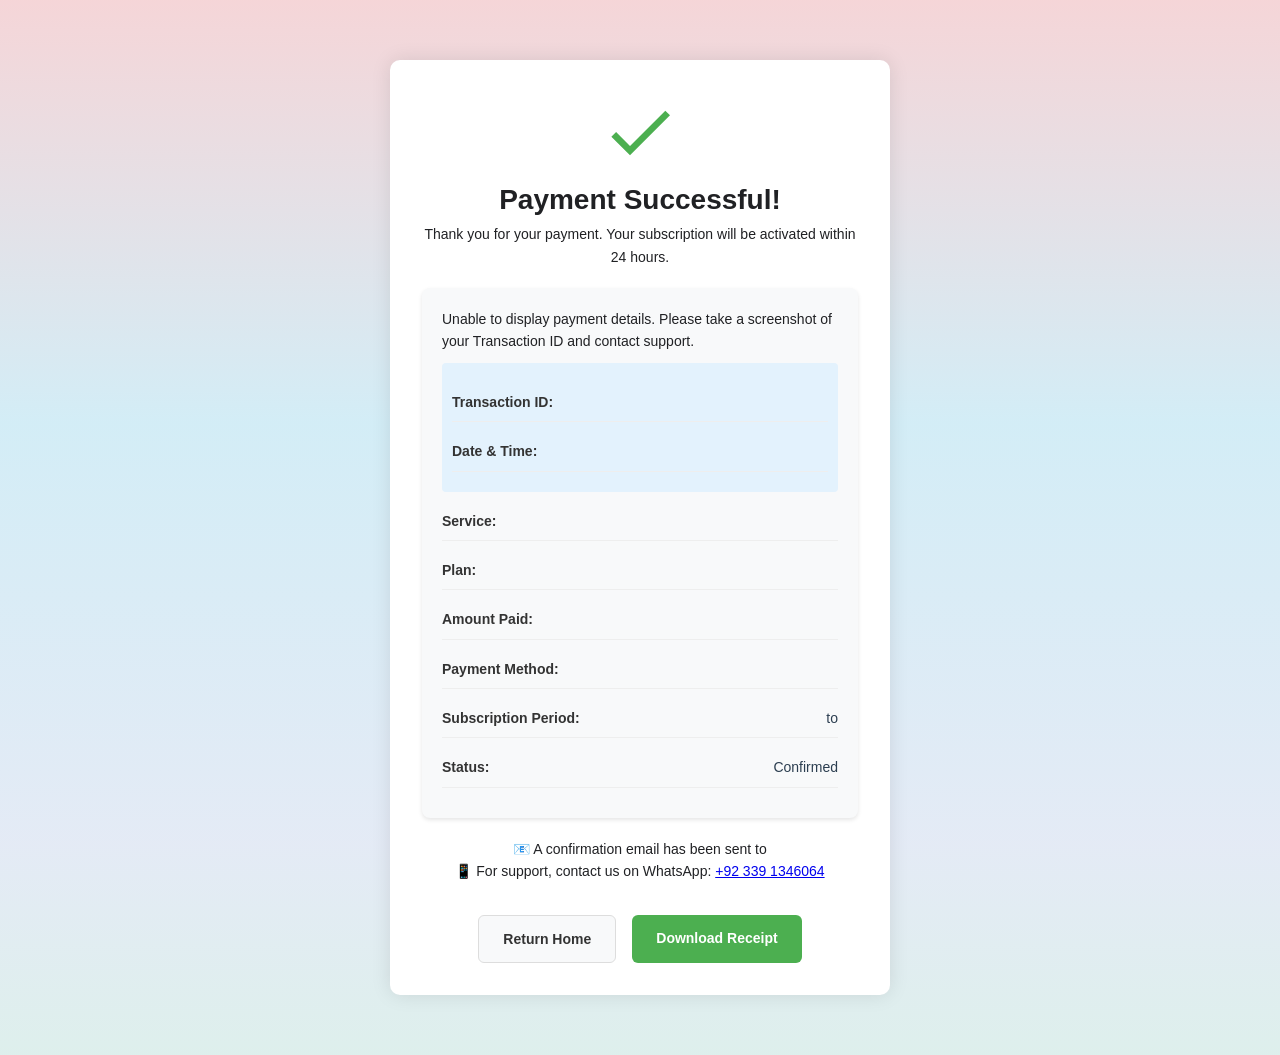
<file: services/confirmation.html>
<!DOCTYPE html>
<html lang="en">
<head>
    <meta charset="UTF-8">
    <meta name="viewport" content="width=device-width, initial-scale=1.0">
    <title>Payment Successful - GarenaFlix</title>
    
    <link rel="stylesheet" href="../css/styles.css">
    <link rel="stylesheet" href="../css/payment-styles.css">
</head>
<body>
    <div class="success-container">
        <div class="success-icon">
            <svg viewBox="0 0 24 24" xmlns="http://www.w3.org/2000/svg">
                <path d="M9 16.17L4.83 12l-1.42 1.41L9 19 21 7l-1.41-1.41L9 16.17z"/>
            </svg>
        </div>

        <h1>Payment Successful!</h1>
        <p class="message">Thank you for your payment. Your subscription will be activated within 24 hours.</p>
        
        <div class="details">
            <div class="transaction-highlight">
                <p><strong>Transaction ID:</strong> <span id="transactionId"></span></p>
                <p><strong>Date & Time:</strong> <span id="transactionDate"></span></p>
            </div>
            
            <p><strong>Service:</strong> <span id="serviceName"></span></p>
            <p><strong>Plan:</strong> <span id="planName"></span></p>
            <p><strong>Amount Paid:</strong> <span id="amount"></span></p>
            <p><strong>Payment Method:</strong> <span id="paymentMethod"></span></p>
            <p><strong>Subscription Period:</strong>
                <span>
                    <span id="subscriptionStart"></span> to
                    <span id="subscriptionEnd"></span>
                </span>
            </p>
            <p><strong>Status:</strong> <span id="status" class="status-success">Confirmed</span></p>
        </div>

        <div class="support-info">
            <p>📧 A confirmation email has been sent to <span id="userEmail"></span></p>
            <p>📱 For support, contact us on WhatsApp: <a href="https://wa.me/923391346064">+92 339 1346064</a></p>
        </div>

        <div class="button-group">
            <a href="../index.html" class="button secondary-button">Return Home</a>
            <a href="#" onclick="downloadReceipt()" class="button primary-button">Download Receipt</a>
        </div>
    </div>
    <script src="../js/payment-handle.js"></script>
    <script>
        document.addEventListener('DOMContentLoaded', () => {
            try {

                const paymentDetailsStr = sessionStorage.getItem('paymentDetails');
                if (!paymentDetailsStr) {
                    throw new Error('No payment details found');
                }

                const paymentDetails = JSON.parse(paymentDetailsStr);

                document.getElementById('transactionId').textContent = paymentDetails.transactionId;
                document.getElementById('transactionDate').textContent = new Date(paymentDetails.date).toLocaleString();
                document.getElementById('serviceName').textContent = paymentDetails.service.toUpperCase();
                document.getElementById('planName').textContent = paymentDetails.planName;
                document.getElementById('amount').textContent = paymentDetails.amount;
                document.getElementById('paymentMethod').textContent = paymentDetails.paymentMethod.toUpperCase();
                
                const startDate = new Date();
                const endDate = new Date();
                endDate.setMonth(endDate.getMonth() + 1);
                
                document.getElementById('subscriptionStart').textContent = startDate.toLocaleDateString();
                document.getElementById('subscriptionEnd').textContent = endDate.toLocaleDateString();
                
                document.getElementById('userEmail').textContent = sessionStorage.getItem('userEmail') || 'your registered email';
                
                localStorage.setItem(`transaction_${paymentDetails.transactionId}`, JSON.stringify(paymentDetails));
                
                sessionStorage.removeItem('paymentDetails');
            } catch (error) {
                console.error('Error displaying payment details:', error);
                const errorDiv = document.createElement('div');
                errorDiv.className = 'error-message';
                errorDiv.textContent = 'Unable to display payment details. Please take a screenshot of your Transaction ID and contact support.';
                document.querySelector('.details').prepend(errorDiv);
            }
        });

        function downloadReceipt() {
            const receiptData = {
                transactionId: document.getElementById('transactionId').textContent,
                date: document.getElementById('transactionDate').textContent,
                service: document.getElementById('serviceName').textContent,
                plan: document.getElementById('planName').textContent,
                amount: document.getElementById('amount').textContent,
                paymentMethod: document.getElementById('paymentMethod').textContent,
                subscriptionStart: document.getElementById('subscriptionStart').textContent,
                subscriptionEnd: document.getElementById('subscriptionEnd').textContent,
                status: document.getElementById('status').textContent,
                customerEmail: document.getElementById('userEmail').textContent,
                supportContact: '+92 302 1346064',
                companyName: 'GarenaFlix Entertainment Hub',
                receiptNumber: `REC-${Date.now()}`,
                issueDate: new Date().toLocaleString(),
                currency: 'PKR'
            };
            
            console.log('Receipt Data:', receiptData);
            alert('Receipt download will be available soon');
            
            localStorage.setItem(`receipt_${receiptData.transactionId}`, JSON.stringify(receiptData));
        }
    </script>
</body>
</html>
</file>
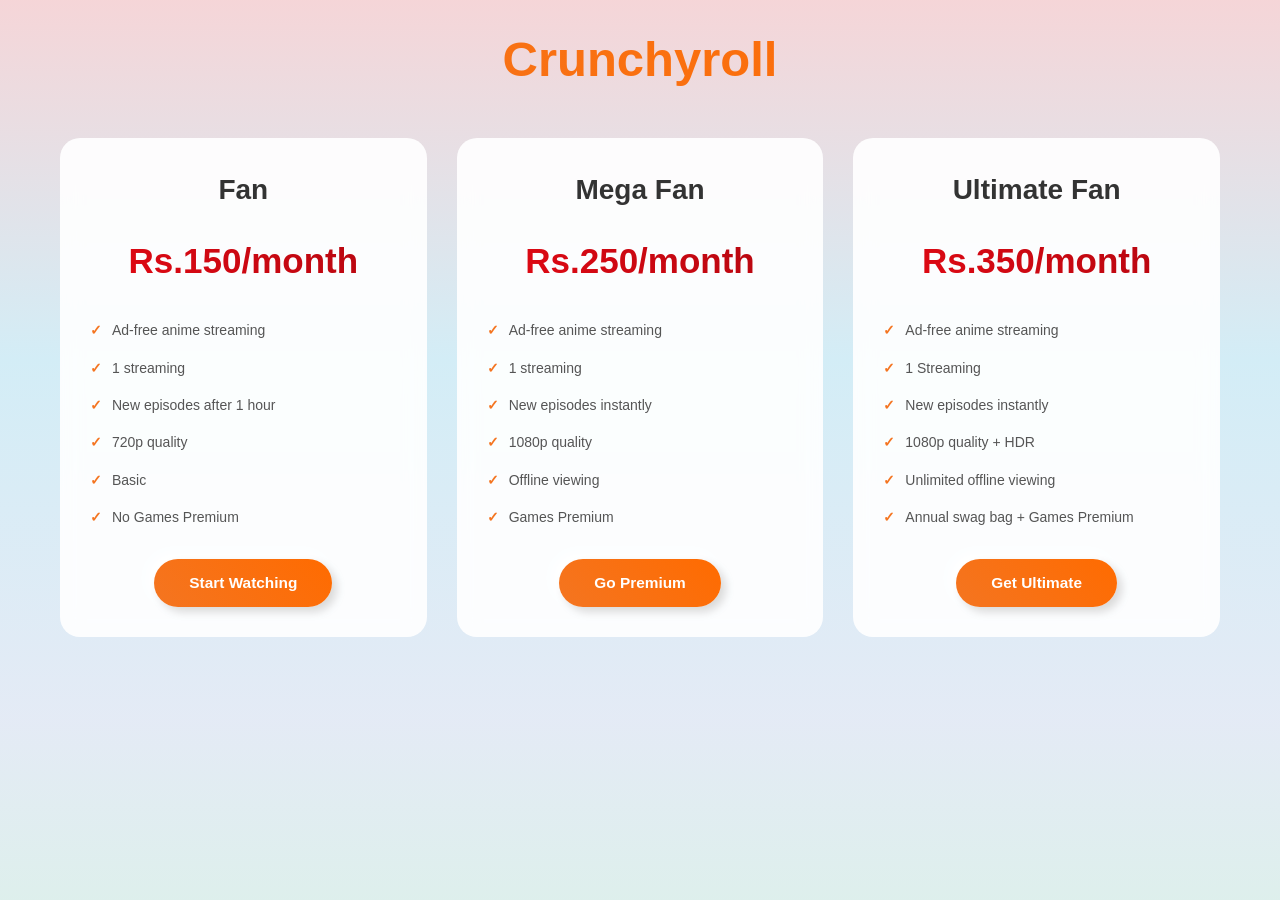
<file: services/crunchyroll.html>
<!DOCTYPE html>
<html lang="en">
<head>
    <meta charset="UTF-8">
    <meta name="viewport" content="width=device-width, initial-scale=1.0">
    <title>Crunchyroll Subscription Plans</title>
    <link rel="stylesheet" href="../css/styles.css">
    <style>
        .plans-header h1 {
            background: linear-gradient(to right, #f47521, #ff6b00);
            -webkit-background-clip: text;
            -webkit-text-fill-color: transparent;
        }

        .features li::before {
            color: #f47521;
        }

        .plan .cta-button {
            background: linear-gradient(45deg, #f47521, #ff6b00);
        }

        .plan:hover {
            border: 1px solid rgba(244, 117, 33, 0.3);
        }
    </style>
    <link rel="icon" type="image/icon" href="../images/Crunchyroll.png">

    <meta name="service-name" content="crunchyroll">

    <script src="../js/payment-handle.js"></script>
</head>
<body>
    <div class="plans-container">
        <div class="plans-header scroll-animate">
            <h1>Crunchyroll</h1>
        </div>

        <div class="plan-cards">
            <div class="plan scroll-animate">
                <h2>Fan</h2>
                <p class="price">Rs.150/month</p>
                <div class="features">
                    <ul>
                        <li>Ad-free anime streaming</li>
                        <li>1 streaming</li>
                        <li>New episodes after 1 hour</li>
                        <li>720p quality</li>
                        <li>Basic</li>
                        <li>No Games Premium</li>
                    </ul>
                </div>
                <button class="cta-button" onclick="paymentHandler.goToPayment('fan', 'crunchyroll')">Start Watching</button>
            </div>

            <div class="plan scroll-animate">
                <h2>Mega Fan</h2>
                <p class="price">Rs.250/month</p>
                <div class="features">
                    <ul>
                        <li>Ad-free anime streaming</li>
                        <li>1 streaming</li>
                        <li>New episodes instantly</li>
                        <li>1080p quality</li>
                        <li>Offline viewing</li>
                        <li>Games Premium</li>
                    </ul>
                </div>
                <button class="cta-button" onclick="paymentHandler.goToPayment('mega', 'crunchyroll')">Go Premium</button>
            </div>

            <div class="plan scroll-animate">
                <h2>Ultimate Fan</h2>
                <p class="price">Rs.350/month</p>
                <div class="features">
                    <ul>
                        <li>Ad-free anime streaming</li>
                        <li>1 Streaming</li>
                        <li>New episodes instantly</li>
                        <li>1080p quality + HDR</li>
                        <li>Unlimited offline viewing</li>
                        <li>Annual swag bag + Games Premium</li>
                    </ul>
                </div>
                <button class="cta-button" onclick="paymentHandler.goToPayment('ultimate', 'crunchyroll')">Get Ultimate</button>
            </div>
        </div>
    </div>
    <script>
        const observer = new IntersectionObserver((entries) => {
            entries.forEach(entry => {
                if (entry.isIntersecting) {
                    entry.target.classList.add('animate');
                }
            });
        }, {
            threshold: 0.1
        });

        document.querySelectorAll('.scroll-animate').forEach((el) => observer.observe(el));
    </script>
</body>
</html>
</file>
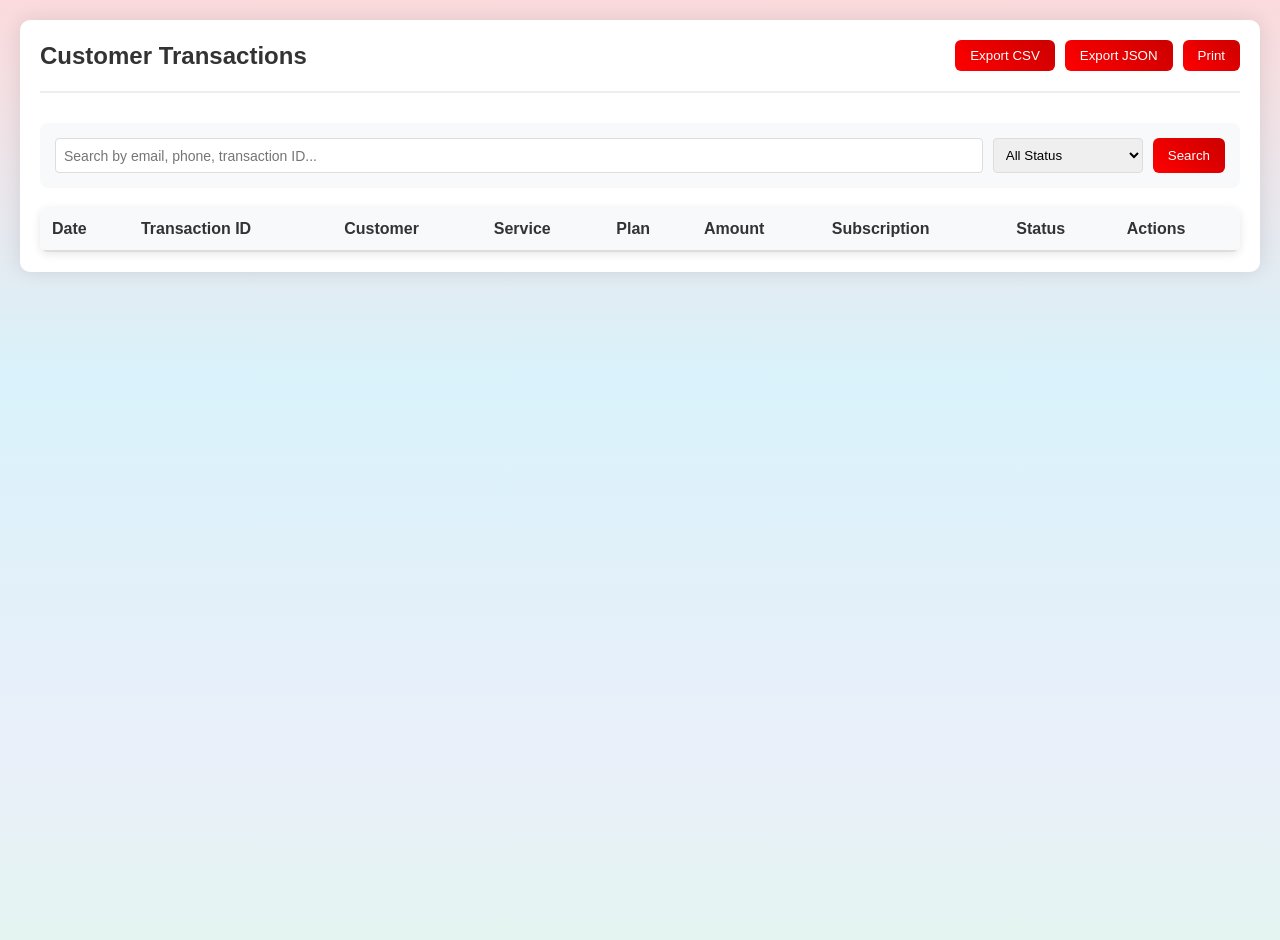
<file: services/customer-data.html>
<!DOCTYPE html>
<html lang="en">
<head>
    <meta charset="UTF-8">
    <meta name="viewport" content="width=device-width, initial-scale=1.0">
    <title>Customer Transactions</title>
    <link rel="stylesheet" href="../css/customer-data-styles.css">
    
    <script src="../js/database.js"></script>
    <script src="../js/payment-handle.js"></script>
</head>
<body>
    <div class="container">
        <div class="header">
            <h1>Customer Transactions</h1>
            <div class="export-buttons">
                <button onclick="exportData('csv')" class="export-button">Export CSV</button>
                <button onclick="exportData('json')" class="export-button">Export JSON</button>
                <button onclick="window.print()" class="export-button">Print</button>
            </div>
        </div>

        <div class="search-bar">
            <input type="text" id="searchInput" placeholder="Search by email, phone, transaction ID...">
            <select id="statusFilter">
                <option value="all">All Status</option>
                <option value="PENDING">Pending</option>
                <option value="COMPLETED">Completed</option>
                <option value="CANCELLED">Cancelled</option>
            </select>
            <button onclick="searchTransactions()">Search</button>
        </div>

        <table class="transactions-table">
            <thead>
                <tr>
                    <th>Date</th>
                    <th>Transaction ID</th>
                    <th>Customer</th>
                    <th>Service</th>
                    <th>Plan</th>
                    <th>Amount</th>
                    <th>Subscription</th>
                    <th>Status</th>
                    <th>Actions</th>
                </tr>
            </thead>
            <tbody id="transactionsBody">
                <!-- Transactions will be loaded here -->
            </tbody>
        </table>

        <div id="detailsModal" class="modal">
            <div class="modal-content">
                <span class="close" onclick="closeModal()">&times;</span>
                <div id="modalContent"></div>
            </div>
        </div>

        <div id="deleteModal" class="modal">
            <div class="modal-content delete-confirm">
                <h2>Confirm Deletion</h2>
                <p>Are you sure you want to delete this transaction?</p>
                <p class="warning">This action cannot be undone!</p>
                <div class="transaction-preview"></div>
                <div class="button-group">
                    <button onclick="closeDeleteModal()" class="cancel-btn">Cancel</button>
                    <button onclick="executeDelete()" class="delete-btn">Delete</button>
                </div>
            </div>
        </div>
    </div>

    <script>
        // Load and display transactions
        function loadTransactions() {
            const transactions = DatabaseHandler.getAllTransactions();
            const tbody = document.getElementById('transactionsBody');
            tbody.innerHTML = '';

            transactions.forEach(t => {
                const row = document.createElement('tr');
                row.innerHTML = `
                    <td>${new Date(t.date).toLocaleString()}</td>
                    <td>${t.transactionId}</td>
                    <td>${t.customerEmail || 'N/A'}</td>
                    <td>${t.service.toUpperCase()}</td>
                    <td>${t.planName}</td>
                    <td>${t.amount}</td>
                    <td>${new Date(t.date).toLocaleDateString()} - ${new Date(t.subscriptionEnd || '').toLocaleDateString()}</td>
                    <td><span class="status-${t.status.toLowerCase()}">${t.status}</span></td>
                    <td> 
                        <div class="actions">
                            <button onclick="viewDetails('${t.transactionId}')" class="action-btn">View</button>
                            <button onclick="downloadReceipt('${t.transactionId}')" class="action-btn">Receipt</button>
                            <button onclick="confirmDelete('${t.transactionId}')" class="action-btn delete">Delete</button>
                        </div>
                    </td>
                `;
                tbody.appendChild(row);
            });
        }

        let currentTransactionId = null;

        function confirmDelete(transactionId) {
            const transaction = JSON.parse(localStorage.getItem(`transaction_${transactionId}`));
            if (!transaction) return;

            currentTransactionId = transactionId;
            
            const preview = document.querySelector('.transaction-preview');
            preview.innerHTML = `
                <p><strong>Transaction ID:</strong> ${transaction.transactionId}</p>
                <p><strong>Service:</strong> ${transaction.service?.toUpperCase()}</p>
                <p><strong>Plan:</strong> ${transaction.planName}</p>
                <p><strong>Amount:</strong> ${transaction.amount}</p>
                <p><strong>Date:</strong> ${new Date(transaction.date).toLocaleString()}</p>
            `;

            document.getElementById('deleteModal').style.display = 'block';
        }

        function closeDeleteModal() {
            document.getElementById('deleteModal').style.display = 'none';
            currentTransactionId = null;
        }

        function executeDelete() {
            if (!currentTransactionId) return;

            if (DatabaseHandler.deleteTransaction(currentTransactionId)) {
                showNotification('Transaction deleted successfully', 'success');
                closeDeleteModal();
                loadTransactions();
            } else {
                showNotification('Failed to delete transaction', 'error');
            }
        }

        window.onclick = function(event) {
            const modal = document.getElementById('deleteModal');
            if (event.target === modal) {
                closeDeleteModal();
            }
        }

        function showNotification(message, type) {
            const notification = document.createElement('div');
            notification.className = `notification ${type}`;
            notification.textContent = message;
            document.body.appendChild(notification);
            
            setTimeout(() => {
                notification.remove();
            }, 3000);
        }

        function searchTransactions() {
            const query = document.getElementById('searchInput').value;
            const status = document.getElementById('statusFilter').value;
            const transactions = DatabaseHandler.searchTransactions(query, status);
            
            const tbody = document.getElementById('transactionsBody');
            tbody.innerHTML = '';
            
            transactions.forEach(t => {
            });
        }

        function exportData(format) {
            const data = DatabaseHandler.exportTransactions(format);
            const blob = new Blob([data], { type: format === 'csv' ? 'text/csv' : 'application/json' });
            const url = URL.createObjectURL(blob);
            const a = document.createElement('a');
            a.href = url;
            a.download = `transactions.${format}`;
            document.body.appendChild(a);
            a.click();
            document.body.removeChild(a);
            URL.revokeObjectURL(url);
        }

        function viewDetails(transactionId) {
            const transaction = JSON.parse(localStorage.getItem(`transaction_${transactionId}`));
            if (!transaction) return;

            const modal = document.getElementById('detailsModal');
            const content = document.getElementById('modalContent');
            content.innerHTML = `
                <h2>Transaction Details</h2>
                <div class="transaction-details">
                    <p><strong>ID:</strong> ${transaction.transactionId}</p>
                    <p><strong>Date:</strong> ${new Date(transaction.date).toLocaleString()}</p>
                    <p><strong>Service:</strong> ${transaction.service.toUpperCase()}</p>
                    <p><strong>Plan:</strong> ${transaction.planName}</p>
                    <p><strong>Amount:</strong> ${transaction.amount}</p>
                    <p><strong>Payment Method:</strong> ${transaction.paymentMethod}</p>
                    <p><strong>Status:</strong> ${transaction.status}</p>
                    <p><strong>Reference:</strong> ${transaction.transferRef || 'N/A'}</p>
                </div>
            `;
            modal.style.display = 'block';
        }

        function closeModal() {
            document.getElementById('detailsModal').style.display = 'none';
        }

        document.addEventListener('DOMContentLoaded', loadTransactions);

        document.getElementById('searchInput').addEventListener('input', searchTransactions);
        document.getElementById('statusFilter').addEventListener('change', searchTransactions);
    </script>
</body>
</html>
</file>
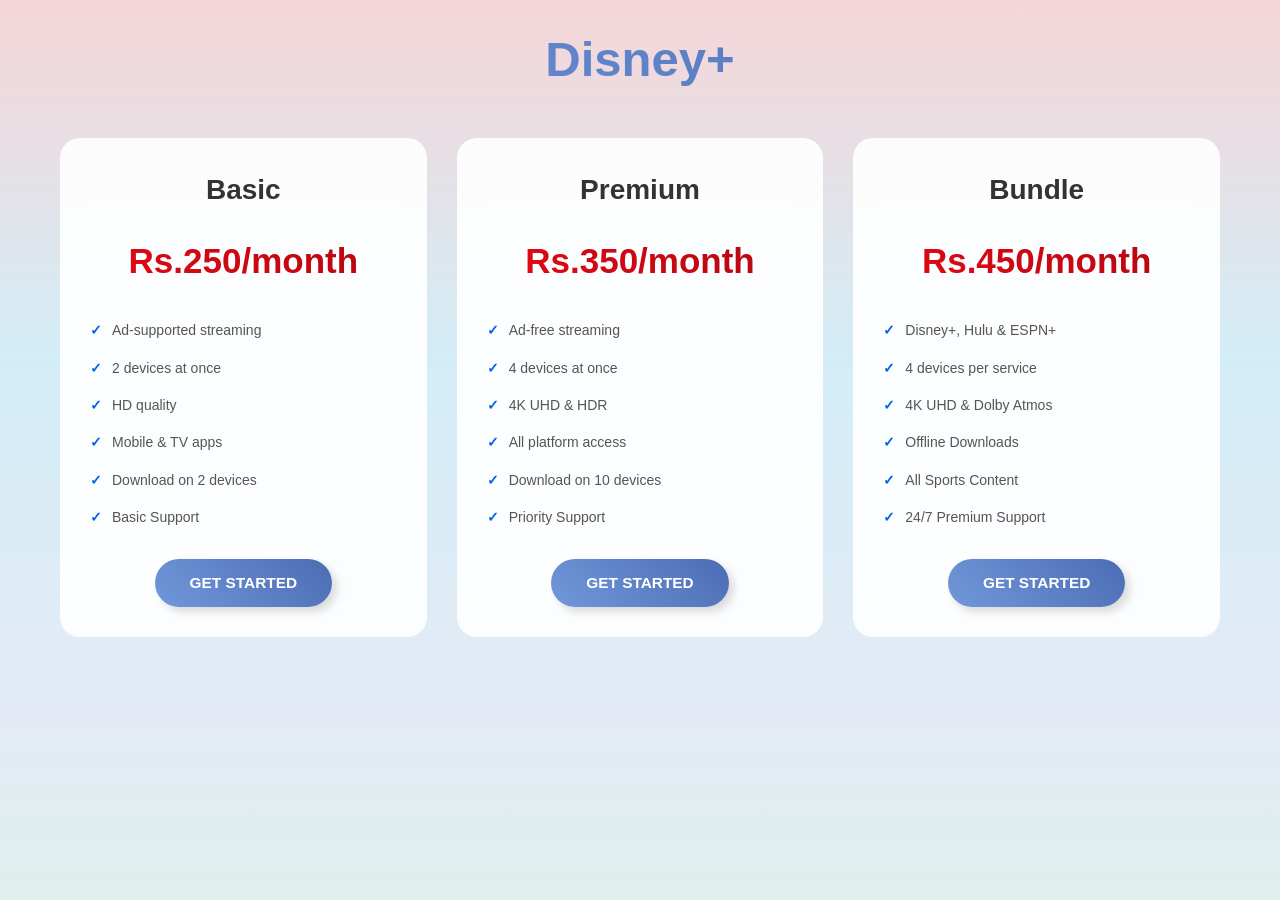
<file: services/disney.html>
<!DOCTYPE html>
<html lang="en">
<head>
    <meta charset="UTF-8">
    <meta name="viewport" content="width=device-width, initial-scale=1.0">
    <title>Disney+ Subscription Plans</title>
    <link rel="stylesheet" href="../css/styles.css">
    <style>
        .plans-header h1 {
            background: linear-gradient(45deg, #7198db, #4c6cb3);
            -webkit-background-clip: text;
            -webkit-text-fill-color: transparent;
        }

        .features li::before {
            color: #0063e5;
        }

        .plan .cta-button {
            background: linear-gradient(45deg, #7198db, #4c6cb3);
        }

        .plan:hover {
            border: 1px solid rgba(0, 99, 229, 0.3);
        }
    </style>
    <link rel="icon" type="image/icon" href="../images/disney+.png">
    
    <meta name="service-name" content="disney">
    
    <script src="../js/payment-handle.js"></script>
</head>
<body>
    <div class="plans-container">
        <div class="plans-header scroll-animate">
            <h1>Disney+</h1>
        </div>

        <div class="plan-cards">
            <div class="plan scroll-animate">
                <h2>Basic</h2>
                <p class="price">Rs.250/month</p>
                <div class="features">
                    <ul>
                        <li>Ad-supported streaming</li>
                        <li>2 devices at once</li>
                        <li>HD quality</li>
                        <li>Mobile & TV apps</li>
                        <li>Download on 2 devices</li>
                        <li>Basic Support</li>
                    </ul>
                </div>
                <button class="cta-button" onclick="paymentHandler.goToPayment('basic', 'disney')">GET STARTED</button>
            </div>

            <div class="plan scroll-animate">
                <h2>Premium</h2>
                <p class="price">Rs.350/month</p>
                <div class="features">
                    <ul>
                        <li>Ad-free streaming</li>
                        <li>4 devices at once</li>
                        <li>4K UHD & HDR</li>
                        <li>All platform access</li>
                        <li>Download on 10 devices</li>
                        <li>Priority Support</li>
                    </ul>
                </div>
                <button class="cta-button" onclick="paymentHandler.goToPayment('premium', 'disney')">GET STARTED</button>
            </div>

            <div class="plan scroll-animate">
                <h2>Bundle</h2>
                <p class="price">Rs.450/month</p>
                <div class="features">
                    <ul>
                        <li>Disney+, Hulu & ESPN+</li>
                        <li>4 devices per service</li>
                        <li>4K UHD & Dolby Atmos</li>
                        <li>Offline Downloads</li>
                        <li>All Sports Content</li>
                        <li>24/7 Premium Support</li>
                    </ul>
                </div>
                <button class="cta-button" onclick="paymentHandler.goToPayment('bundle', 'disney')">GET STARTED</button>
            </div>
        </div>
    </div>
    <script>
        // Intersection Observer for scroll animations
        const observer = new IntersectionObserver((entries) => {
            entries.forEach(entry => {
                if (entry.isIntersecting) {
                    entry.target.classList.add('animate');
                }
            });
        }, {
            threshold: 0.1
        });

        // Observe all elements with scroll-animate class
        document.querySelectorAll('.scroll-animate').forEach((el) => observer.observe(el));
    </script>
</body>
</html>
</file>
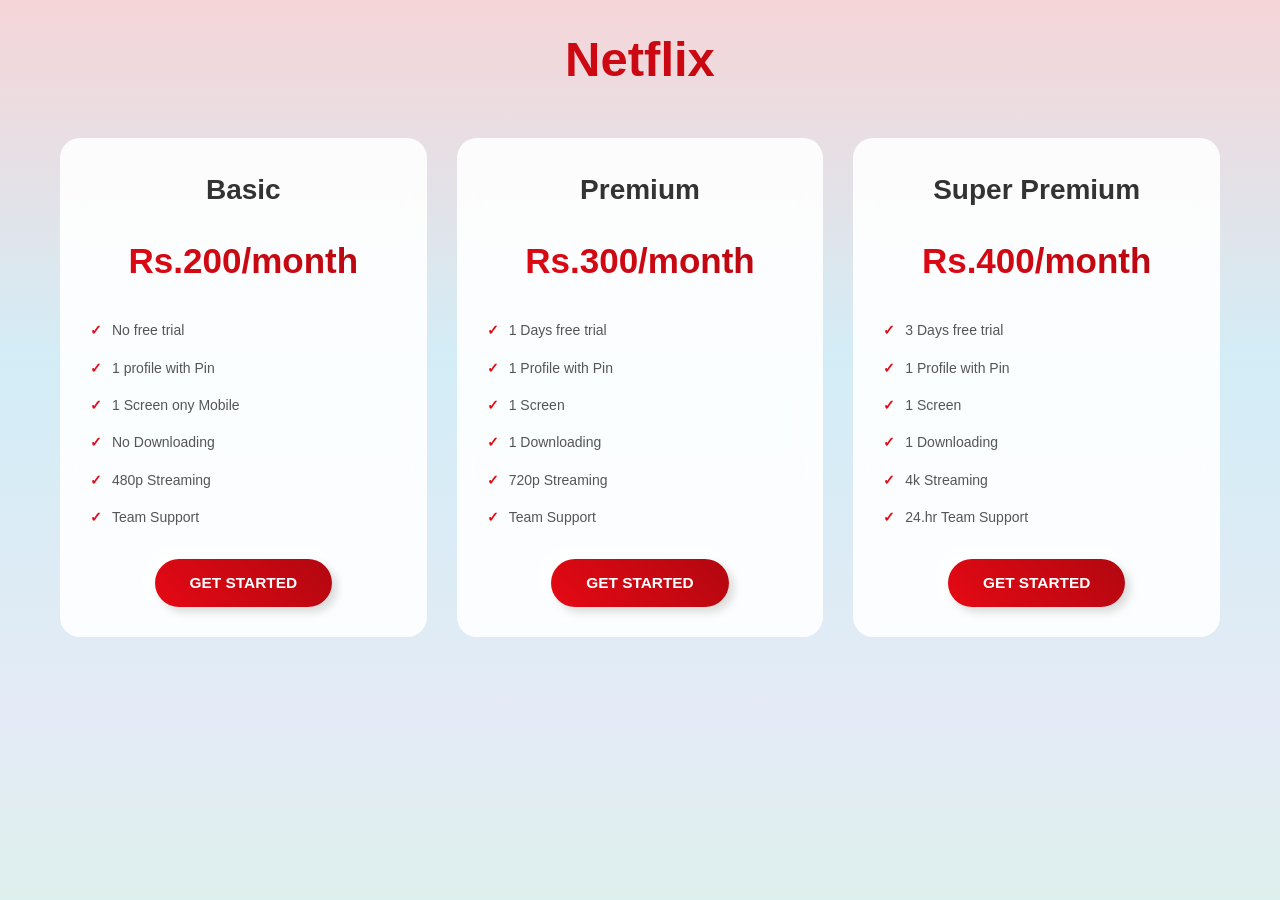
<file: services/netflix.html>
<!DOCTYPE html>
<html lang="en">
<head>
    <meta charset="UTF-8">
    <meta name="viewport" content="width=device-width, initial-scale=1.0">
    <title>Netflix Subscription Plans</title>
    <link rel="stylesheet" href="../css/styles.css">
    <style>
        .plans-header h1 {
            background: linear-gradient(to right, #e50914, #b20710);
            -webkit-background-clip: text;
            -webkit-text-fill-color: transparent;
        }

        .features li::before {
            color: #e50914;
        }

        .plan .cta-button {
            background: linear-gradient(45deg, #e50914, #b20710);
        }

        .plan:hover {
            border: 1px solid rgba(229, 9, 20, 0.3);
        }
    </style>
    <link rel="icon" type="image/icon" href="../images/netflix.png">

    <meta name="service-name" content="netflix">

    <script src="../js/payment-handle.js"></script>
</head>
<body>
    <div class="plans-container">
        <div class="plans-header scroll-animate">
            <h1>Netflix</h1>
        </div>

        <div class="plan-cards">
            <div class="plan scroll-animate">
                <h2>Basic</h2>
                <p class="price">Rs.200/month</p>
                <div class="features">
                    <ul>
                        <li>No free trial</li>
                        <li>1 profile with Pin</li>
                        <li>1 Screen ony Mobile</li>
                        <li>No Downloading</li>
                        <li>480p Streaming</li>
                        <li>Team Support</li>
                    </ul>
                </div>
                <button class="cta-button" onclick="paymentHandler.goToPayment('basic', 'netflix')" data-plan="basic" data-price="200">GET STARTED</button>
            </div>

            <div class="plan scroll-animate">
                <h2>Premium</h2>
                <p class="price">Rs.300/month</p>
                <div class="features">
                    <ul>
                        <li>1 Days free trial</li>
                        <li>1 Profile with Pin</li>
                        <li>1 Screen</li>
                        <li>1 Downloading</li>
                        <li>720p Streaming</li>
                        <li>Team Support</li>
                    </ul>
                </div>
                <button class="cta-button" onclick="paymentHandler.goToPayment('premium', 'netflix')">GET STARTED</button>
            </div>

            <div class="plan scroll-animate">
                <h2>Super Premium</h2>
                <p class="price">Rs.400/month</p>
                <div class="features">
                    <ul>
                        <li>3 Days free trial</li>
                        <li>1 Profile with Pin</li>
                        <li>1 Screen</li>
                        <li>1 Downloading</li>
                        <li>4k Streaming</li>
                        <li>24.hr Team Support</li>
                    </ul>
                </div>
                <button class="cta-button" onclick="paymentHandler.goToPayment('super', 'netflix')">GET STARTED</button>
            </div>
        </div>
    </div>
    <script>
        // Intersection Observer for scroll animations
        const observer = new IntersectionObserver((entries) => {
            entries.forEach(entry => {
                if (entry.isIntersecting) {
                    entry.target.classList.add('animate');
                }
            });
        }, {
            threshold: 0.1
        });

        // Observe all elements with scroll-animate class
        document.querySelectorAll('.scroll-animate').forEach((el) => observer.observe(el));
    </script>
</body>
</html>
</file>
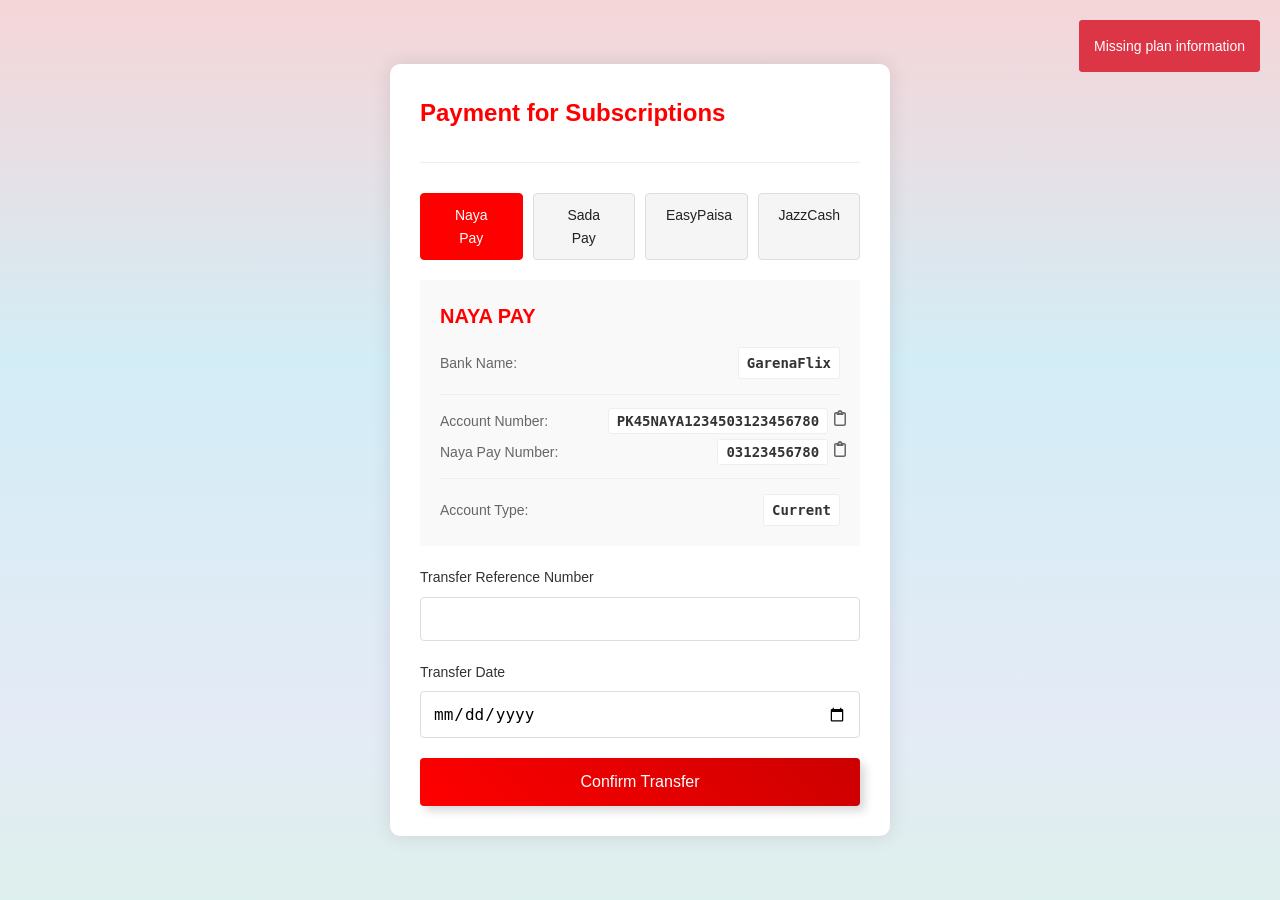
<file: services/payment-handle.html>
<!DOCTYPE html>
<html lang="en">
<head>
    <meta charset="UTF-8">
    <meta name="viewport" content="width=device-width, initial-scale=1.0">
    <title>GarenaFlix-Payment Methods</title>
     
    <link rel="stylesheet" href="../css/styles.css">
    <link rel="stylesheet" href="../css/payment-styles.css">
    
    <script src="../js/payment-handle.js"></script>
</head>
<body>
    <div class="payment-container">
        <div class="plan-summary">
            <h1 class="plan-name" id="planName">Payment for Subscriptions</h1>
            <p class="plan-price" id="planPrice"></p>
        </div>

        <div class="payment-methods">
            <div class="payment-method-tab active" onclick="switchPaymentMethod('nayapay')">Naya Pay</div>
            <div class="payment-method-tab" onclick="switchPaymentMethod('sadapay')">Sada Pay</div>
            <div class="payment-method-tab" onclick="switchPaymentMethod('easypaisa')">EasyPaisa</div>
            <div class="payment-method-tab" onclick="switchPaymentMethod('jazzcash')">JazzCash</div>
        </div>

        <div id="NAYA PAY" class="payment-form active">
            <div class="bank-details">
                <h3>NAYA PAY</h3>
                <div class="payment-info">
                    <span class="payment-info-label">Bank Name:</span>
                    <b>GarenaFlix</b>
                </div>
                <div class="separator"></div>
                <p>
                    <span class="payment-info-label">Account Number:</span>
                    <span>
                        <b>PK45NAYA1234503123456780</b>
                        <label class="copy-container">
                            <input type="checkbox" onclick="handleCopy(this, 'PK45NAYA1234503123456780')">
                            <svg viewBox="0 0 384 512" height="1em" xmlns="http://www.w3.org/2000/svg" class="clipboard">
                                <path d="M280 64h40c35.3 0 64 28.7 64 64V448c0 35.3-28.7 64-64 64H64c-35.3 0-64-28.7-64-64V128C0 92.7 28.7 64 64 64h40 9.6C121 27.5 153.3 0 192 0s71 27.5 78.4 64H280zM64 112c-8.8 0-16 7.2-16 16V448c0 8.8 7.2 16 16 16H320c8.8 0 16-7.2 16-16V128c0-8.8-7.2-16-16-16H304v24c0 13.3-10.7 24-24 24H192 104c-13.3 0-24-10.7-24-24V112H64zm128-8a24 24 0 1 0 0-48 24 24 0 1 0 0 48z"></path>
                            </svg>
                            <svg viewBox="0 0 384 512" height="1em" xmlns="http://www.w3.org/2000/svg" class="clipboard-check">
                                <path d="M192 0c-41.8 0-77.4 26.7-90.5 64H64C28.7 64 0 92.7 0 128V448c0 35.3 28.7 64 64 64H320c35.3 0 64-28.7 64-64V128c0-35.3-28.7-64-64-64H282.5C269.4 26.7 233.8 0 192 0zm0 64a32 32 0 1 1 0 64 32 32 0 1 1 0-64zM305 273L177 401c-9.4 9.4-24.6 9.4-33.9 0L79 337c-9.4-9.4-9.4-24.6 0-33.9s24.6-9.4 33.9 0l47 47L271 239c9.4-9.4 24.6-9.4 33.9 0s9.4 24.6 0 33.9z"></path>
                            </svg>
                        </label>
                    </span>
                </p>
                <p>
                    <span class="payment-info-label">Naya Pay Number:</span>
                    <span>
                        <b>03123456780</b>
                        <label class="copy-container">
                            <input type="checkbox" onclick="handleCopy(this, '03123456780')">
                            <svg viewBox="0 0 384 512" height="1em" xmlns="http://www.w3.org/2000/svg" class="clipboard">
                                <path d="M280 64h40c35.3 0 64 28.7 64 64V448c0 35.3-28.7 64-64 64H64c-35.3 0-64-28.7-64-64V128C0 92.7 28.7 64 64 64h40 9.6C121 27.5 153.3 0 192 0s71 27.5 78.4 64H280zM64 112c-8.8 0-16 7.2-16 16V448c0 8.8 7.2 16 16 16H320c8.8 0 16-7.2 16-16V128c0-8.8-7.2-16-16-16H304v24c0 13.3-10.7 24-24 24H192 104c-13.3 0-24-10.7-24-24V112H64zm128-8a24 24 0 1 0 0-48 24 24 0 1 0 0 48z"></path>
                            </svg>
                            <svg viewBox="0 0 384 512" height="1em" xmlns="http://www.w3.org/2000/svg" class="clipboard-check">
                                <path d="M192 0c-41.8 0-77.4 26.7-90.5 64H64C28.7 64 0 92.7 0 128V448c0 35.3 28.7 64 64 64H320c35.3 0 64-28.7 64-64V128c0-35.3-28.7-64-64-64H282.5C269.4 26.7 233.8 0 192 0zm0 64a32 32 0 1 1 0 64 32 32 0 1 1 0-64zM305 273L177 401c-9.4 9.4-24.6 9.4-33.9 0L79 337c-9.4-9.4-9.4-24.6 0-33.9s24.6-9.4 33.9 0l47 47L271 239c9.4-9.4 24.6-9.4 33.9 0s9.4 24.6 0 33.9z"></path>
                            </svg>
                        </label>
                    </span>
                </p>
                <div class="separator"></div>
                <div class="payment-info">
                    <span class="payment-info-label">Account Type:</span>
                    <b>Current</b>
                </div>
            </div>

            <form onsubmit="handlePayment(event, 'nayapay')">
                <div class="form-group">
                    <label for="transferRef">Transfer Reference Number</label>
                    <input type="text" id="transferRef" required>
                </div>
                <div class="form-group">
                    <label for="transferDate">Transfer Date</label>
                    <input type="date" id="transferDate" required>
                </div>
                <button type="submit">Confirm Transfer</button>
            </form>
        </div>



        <div id="SADA PAY" class="payment-form">
            <div class="bank-details">
                <h3>SADA PAY</h3>
                <div class="payment-info">
                    <span class="payment-info-label">Name:</span>
                    <b>GarenaFlix</b>
                </div>
                <div class="separator"></div>
                <p>
                    <span class="payment-info-label">Account Number:</span>
                    <span>
                        <b>PK09SADA0000003123456780</b>
                        <label class="copy-container">
                            <input type="checkbox" onclick="handleCopy(this, 'PK09SADA0000003123456780')">
                            <svg viewBox="0 0 384 512" height="1em" xmlns="http://www.w3.org/2000/svg" class="clipboard">
                                <path d="M280 64h40c35.3 0 64 28.7 64 64V448c0 35.3-28.7 64-64 64H64c-35.3 0-64-28.7-64-64V128C0 92.7 28.7 64 64 64h40 9.6C121 27.5 153.3 0 192 0s71 27.5 78.4 64H280zM64 112c-8.8 0-16 7.2-16 16V448c0 8.8 7.2 16 16 16H320c8.8 0 16-7.2 16-16V128c0-8.8-7.2-16-16-16H304v24c0 13.3-10.7 24-24 24H192 104c-13.3 0-24-10.7-24-24V112H64zm128-8a24 24 0 1 0 0-48 24 24 0 1 0 0 48z"></path>
                            </svg>
                            <svg viewBox="0 0 384 512" height="1em" xmlns="http://www.w3.org/2000/svg" class="clipboard-check">
                                <path d="M192 0c-41.8 0-77.4 26.7-90.5 64H64C28.7 64 0 92.7 0 128V448c0 35.3 28.7 64 64 64H320c35.3 0 64-28.7 64-64V128c0-35.3-28.7-64-64-64H282.5C269.4 26.7 233.8 0 192 0zm0 64a32 32 0 1 1 0 64 32 32 0 1 1 0-64zM305 273L177 401c-9.4 9.4-24.6 9.4-33.9 0L79 337c-9.4-9.4-9.4-24.6 0-33.9s24.6-9.4 33.9 0l47 47L271 239c9.4-9.4 24.6-9.4 33.9 0s9.4 24.6 0 33.9z"></path>
                            </svg>
                        </label>
                    </span>
                </p>
                <p>
                    <span class="payment-info-label">SADA pay Number:</span>
                    <span>
                        <b>03123456780</b>
                        <label class="copy-container">
                            <input type="checkbox" onclick="handleCopy(this, '03123456780')">
                            <svg viewBox="0 0 384 512" height="1em" xmlns="http://www.w3.org/2000/svg" class="clipboard">
                                <path d="M280 64h40c35.3 0 64 28.7 64 64V448c0 35.3-28.7 64-64 64H64c-35.3 0-64-28.7-64-64V128C0 92.7 28.7 64 64 64h40 9.6C121 27.5 153.3 0 192 0s71 27.5 78.4 64H280zM64 112c-8.8 0-16 7.2-16 16V448c0 8.8 7.2 16 16 16H320c8.8 0 16-7.2 16-16V128c0-8.8-7.2-16-16-16H304v24c0 13.3-10.7 24-24 24H192 104c-13.3 0-24-10.7-24-24V112H64zm128-8a24 24 0 1 0 0-48 24 24 0 1 0 0 48z"></path>
                            </svg>
                            <svg viewBox="0 0 384 512" height="1em" xmlns="http://www.w3.org/2000/svg" class="clipboard-check">
                                <path d="M192 0c-41.8 0-77.4 26.7-90.5 64H64C28.7 64 0 92.7 0 128V448c0 35.3 28.7 64 64 64H320c35.3 0 64-28.7 64-64V128c0-35.3-28.7-64-64-64H282.5C269.4 26.7 233.8 0 192 0zm0 64a32 32 0 1 1 0 64 32 32 0 1 1 0-64zM305 273L177 401c-9.4 9.4-24.6 9.4-33.9 0L79 337c-9.4-9.4-9.4-24.6 0-33.9s24.6-9.4 33.9 0l47 47L271 239c9.4-9.4 24.6-9.4 33.9 0s9.4 24.6 0 33.9z"></path>
                            </svg>
                        </label>
                    </span>
                </p>
                <div class="separator"></div>
                <div class="payment-info">
                    <span class="payment-info-label">Account Type:</span>
                    <b>Current</b>
                </div>
            </div>

            <form onsubmit="handlePayment(event, 'sadapay')">
                <div class="form-group">
                    <label for="transferRef">Transfer Reference Number</label>
                    <input type="text" id="transferRef" required>
                </div>
                <div class="form-group">
                    <label for="transferDate">Transfer Date</label>
                    <input type="date" id="transferDate" required>
                </div>
                <button type="submit">Confirm Transfer</button>
            </form>
        </div>
        


        <div id="EasyPaisa" class="payment-form">
            <div class="bank-details">
                <h3>EasyPaisa</h3>
                <div class="payment-info">
                    <span class="payment-info-label">Name:</span>
                    <b>GarenaFlix</b>
                </div>
                <div class="separator"></div>
                <p>
                    <span class="payment-info-label">EasyPaisa Number:</span>
                    <span>
                        <b>03123456780</b>
                        <label class="copy-container">
                            <input type="checkbox" onclick="handleCopy(this, '03123456780')">
                            <svg viewBox="0 0 384 512" height="1em" xmlns="http://www.w3.org/2000/svg" class="clipboard">
                                <path d="M280 64h40c35.3 0 64 28.7 64 64V448c0 35.3-28.7 64-64 64H64c-35.3 0-64-28.7-64-64V128C0 92.7 28.7 64 64 64h40 9.6C121 27.5 153.3 0 192 0s71 27.5 78.4 64H280zM64 112c-8.8 0-16 7.2-16 16V448c0 8.8 7.2 16 16 16H320c8.8 0 16-7.2 16-16V128c0-8.8-7.2-16-16-16H304v24c0 13.3-10.7 24-24 24H192 104c-13.3 0-24-10.7-24-24V112H64zm128-8a24 24 0 1 0 0-48 24 24 0 1 0 0 48z"></path>
                            </svg>
                            <svg viewBox="0 0 384 512" height="1em" xmlns="http://www.w3.org/2000/svg" class="clipboard-check">
                                <path d="M192 0c-41.8 0-77.4 26.7-90.5 64H64C28.7 64 0 92.7 0 128V448c0 35.3 28.7 64 64 64H320c35.3 0 64-28.7 64-64V128c0-35.3-28.7-64-64-64H282.5C269.4 26.7 233.8 0 192 0zm0 64a32 32 0 1 1 0 64 32 32 0 1 1 0-64zM305 273L177 401c-9.4 9.4-24.6 9.4-33.9 0L79 337c-9.4-9.4-9.4-24.6 0-33.9s24.6-9.4 33.9 0l47 47L271 239c9.4-9.4 24.6-9.4 33.9 0s9.4 24.6 0 33.9z"></path>
                            </svg>
                        </label>
                    </span>
                </p>
                <div class="separator"></div>
                <div class="payment-info">
                    <span class="payment-info-label">Account Type:</span>
                    <b>Current</b>
                </div>
            </div>

            <form onsubmit="handlePayment(event, 'easypaisa')">
                <div class="form-group">
                    <label for="transferRef">Transfer Reference Number</label>
                    <input type="text" id="transferRef" required>
                </div>
                <div class="form-group">
                    <label for="transferDate">Transfer Date</label>
                    <input type="date" id="transferDate" required>
                </div>
                <button type="submit">Confirm Transfer</button>
            </form>
        </div>



        <div id="JazzCash" class="payment-form">
            <div class="bank-details">
                <h3>JazzCash</h3>
                <div class="payment-info">
                    <span class="payment-info-label">Name:</span>
                    <b>GarenaFlix</b>
                </div>
                <div class="separator"></div>
                <p>
                    <span class="payment-info-label">JazzCash Number:</span>
                    <span>
                        <b>03123456780</b>
                        <label class="copy-container">
                            <input type="checkbox" onclick="handleCopy(this, '03123456780')">
                            <svg viewBox="0 0 384 512" height="1em" xmlns="http://www.w3.org/2000/svg" class="clipboard">
                                <path d="M280 64h40c35.3 0 64 28.7 64 64V448c0 35.3-28.7 64-64 64H64c-35.3 0-64-28.7-64-64V128C0 92.7 28.7 64 64 64h40 9.6C121 27.5 153.3 0 192 0s71 27.5 78.4 64H280zM64 112c-8.8 0-16 7.2-16 16V448c0 8.8 7.2 16 16 16H320c8.8 0 16-7.2 16-16V128c0-8.8-7.2-16-16-16H304v24c0 13.3-10.7 24-24 24H192 104c-13.3 0-24-10.7-24-24V112H64zm128-8a24 24 0 1 0 0-48 24 24 0 1 0 0 48z"></path>
                            </svg>
                            <svg viewBox="0 0 384 512" height="1em" xmlns="http://www.w3.org/2000/svg" class="clipboard-check">
                                <path d="M192 0c-41.8 0-77.4 26.7-90.5 64H64C28.7 64 0 92.7 0 128V448c0 35.3 28.7 64 64 64H320c35.3 0 64-28.7 64-64V128c0-35.3-28.7-64-64-64H282.5C269.4 26.7 233.8 0 192 0zm0 64a32 32 0 1 1 0 64 32 32 0 1 1 0-64zM305 273L177 401c-9.4 9.4-24.6 9.4-33.9 0L79 337c-9.4-9.4-9.4-24.6 0-33.9s24.6-9.4 33.9 0l47 47L271 239c9.4-9.4 24.6-9.4 33.9 0s9.4 24.6 0 33.9z"></path>
                            </svg>
                        </label>
                    </span>
                </p>
                <div class="separator"></div>
                <div class="payment-info">
                    <span class="payment-info-label">Account Type:</span>
                    <b>Current</b>
                </div>
            </div>

            <form onsubmit="handlePayment(event, 'jazcash')">
                <div class="form-group">
                    <label for="transferRef">Transfer Reference Number</label>
                    <input type="text" id="transferRef" required>
                </div>
                <div class="form-group">
                    <label for="transferDate">Transfer Date</label>
                    <input type="date" id="transferDate" required>
                </div>
                <button type="submit">Confirm Transfer</button>
            </form>
        </div>
        
    </div>

    <script>
        // Update plan information more reliably
        window.addEventListener('load', () => {
            try {
                const urlParams = new URLSearchParams(window.location.search);
                const planType = urlParams.get('plan');
                const source = urlParams.get('source');
                
                if (!source || !planType) {
                    throw new Error('Missing plan information');
                }
                
                const plans = paymentHandler.getPlanDetails()[source];
                if (!plans) {
                    throw new Error('Invalid service selected');
                }
                
                const plan = plans[planType];
                if (!plan) {
                    throw new Error('Invalid plan selected');
                }
                
                document.getElementById('planName').textContent = `${source.toUpperCase()} - ${plan.name}`;
                document.getElementById('planPrice').textContent = plan.price;
                
                switchPaymentMethod('nayapay');
            } catch (error) {
                showMessage(error.message, 'error');
                setTimeout(() => {
                    window.location.href = '../index.html';
                }, 3000);
            }
        });

        function switchPaymentMethod(method) {
            // Remove active class from all tabs and forms
            document.querySelectorAll('.payment-method-tab').forEach(tab => 
                tab.classList.remove('active'));
            document.querySelectorAll('.payment-form').forEach(form => 
                form.classList.remove('active'));
            
            // Fix method mappings
            const methodMap = {
                'nayapay': 1,
                'sadapay': 2,
                'easypaisa': 3,
                'jazzcash': 4
            };
            
            document.querySelector(`.payment-method-tab:nth-child(${methodMap[method]})`).classList.add('active');
            
            // Fix form IDs to match HTML
            const formId = {
                'nayapay': 'NAYA PAY',
                'sadapay': 'SADA PAY',
                'easypaisa': 'EasyPaisa',
                'jazzcash': 'JazzCash'
            }[method];
            
            document.getElementById(formId).classList.add('active');
        }

        function copyToClipboard(text) {
            navigator.clipboard.writeText(text)
                .then(() => alert('Copied to clipboard!'))
                .catch(err => console.error('Failed to copy:', err));
        }

        // Handle payment submission with better error handling
        function handlePayment(event, method) {
            event.preventDefault();
            
            try {
                const urlParams = new URLSearchParams(window.location.search);
                const source = urlParams.get('source');
                const planType = urlParams.get('plan');
                
                if (!source || !planType) {
                    throw new Error('Invalid payment parameters');
                }

                const form = event.target;
                const transferRef = form.querySelector('#transferRef').value;
                const transferDate = form.querySelector('#transferDate').value;

                const plan = paymentHandler.getPlanDetails()[source][planType];
                
                const paymentDetails = {
                    transactionId: `TRX${Date.now()}`,
                    service: source,
                    planType: planType,
                    planName: plan.name,
                    amount: plan.price,
                    paymentMethod: method,
                    transferRef: transferRef,
                    transferDate: transferDate,
                    date: new Date().toISOString(),
                    status: 'COMPLETED'
                };

                sessionStorage.setItem('paymentDetails', JSON.stringify(paymentDetails));

                showMessage(`Processing ${method.toUpperCase()} payment...`, 'info');
                
                setTimeout(() => {
                    showMessage('Payment successful!', 'success');
                    setTimeout(() => {
                        window.location.href = `../services/confirmation.html?txn=${paymentDetails.transactionId}`;
                    }, 1500);
                }, 2000);

            } catch (error) {
                console.error('Payment error:', error);
                showMessage(error.message, 'error');
                setTimeout(() => window.history.back(), 3000);
            }
        }

        function handleCopy(checkbox, text) {
            navigator.clipboard.writeText(text)
                .then(() => {
                    setTimeout(() => {
                        checkbox.checked = false;
                    }, 2000);
                })
                .catch(err => console.error('Failed to copy:', err));
        }

        window.addEventListener('load', () => {
            switchPaymentMethod('nayapay');
        });

        function showMessage(message, type = 'info') {
            const messageDiv = document.createElement('div');
            messageDiv.className = `alert alert-${type}`;
            messageDiv.style.cssText = `
                position: fixed;
                top: 20px;
                right: 20px;
                padding: 15px;
                border-radius: 4px;
                color: white;
                background: ${type === 'error' ? '#dc3545' : '#28a745'};
                z-index: 1000;
            `;
            messageDiv.textContent = message;
            document.body.appendChild(messageDiv);
            setTimeout(() => messageDiv.remove(), 3000);
        }

        // Add form validation
        document.querySelectorAll('form').forEach(form => {
            form.addEventListener('submit', function(e) {
                if (!this.checkValidity()) {
                    e.preventDefault();
                    showMessage('Please fill in all required fields correctly', 'error');
                }
            });
        });

        // Update plan information more reliably
        window.addEventListener('load', () => {
            try {
                const urlParams = new URLSearchParams(window.location.search);
                const planType = urlParams.get('plan');
                const source = urlParams.get('source');
                
                if (!source || !planType) {
                    throw new Error('Missing plan information');
                }
                
                const plans = paymentHandler.getPlanDetails()[source];
                if (!plans) {
                    throw new Error('Invalid service selected');
                }
                
                const plan = plans[planType];
                if (!plan) {
                    throw new Error('Invalid plan selected');
                }
                
                document.getElementById('planName').textContent = `${source.toUpperCase()} - ${plan.name}`;
                document.getElementById('planPrice').textContent = plan.price;
                
                switchPaymentMethod('nayapay');
            } catch (error) {
                showMessage(error.message, 'error');
                setTimeout(() => {
                    window.location.href = '../index.html';
                }, 3000);
            }
        });
    </script>
</body>
</html>
</file>
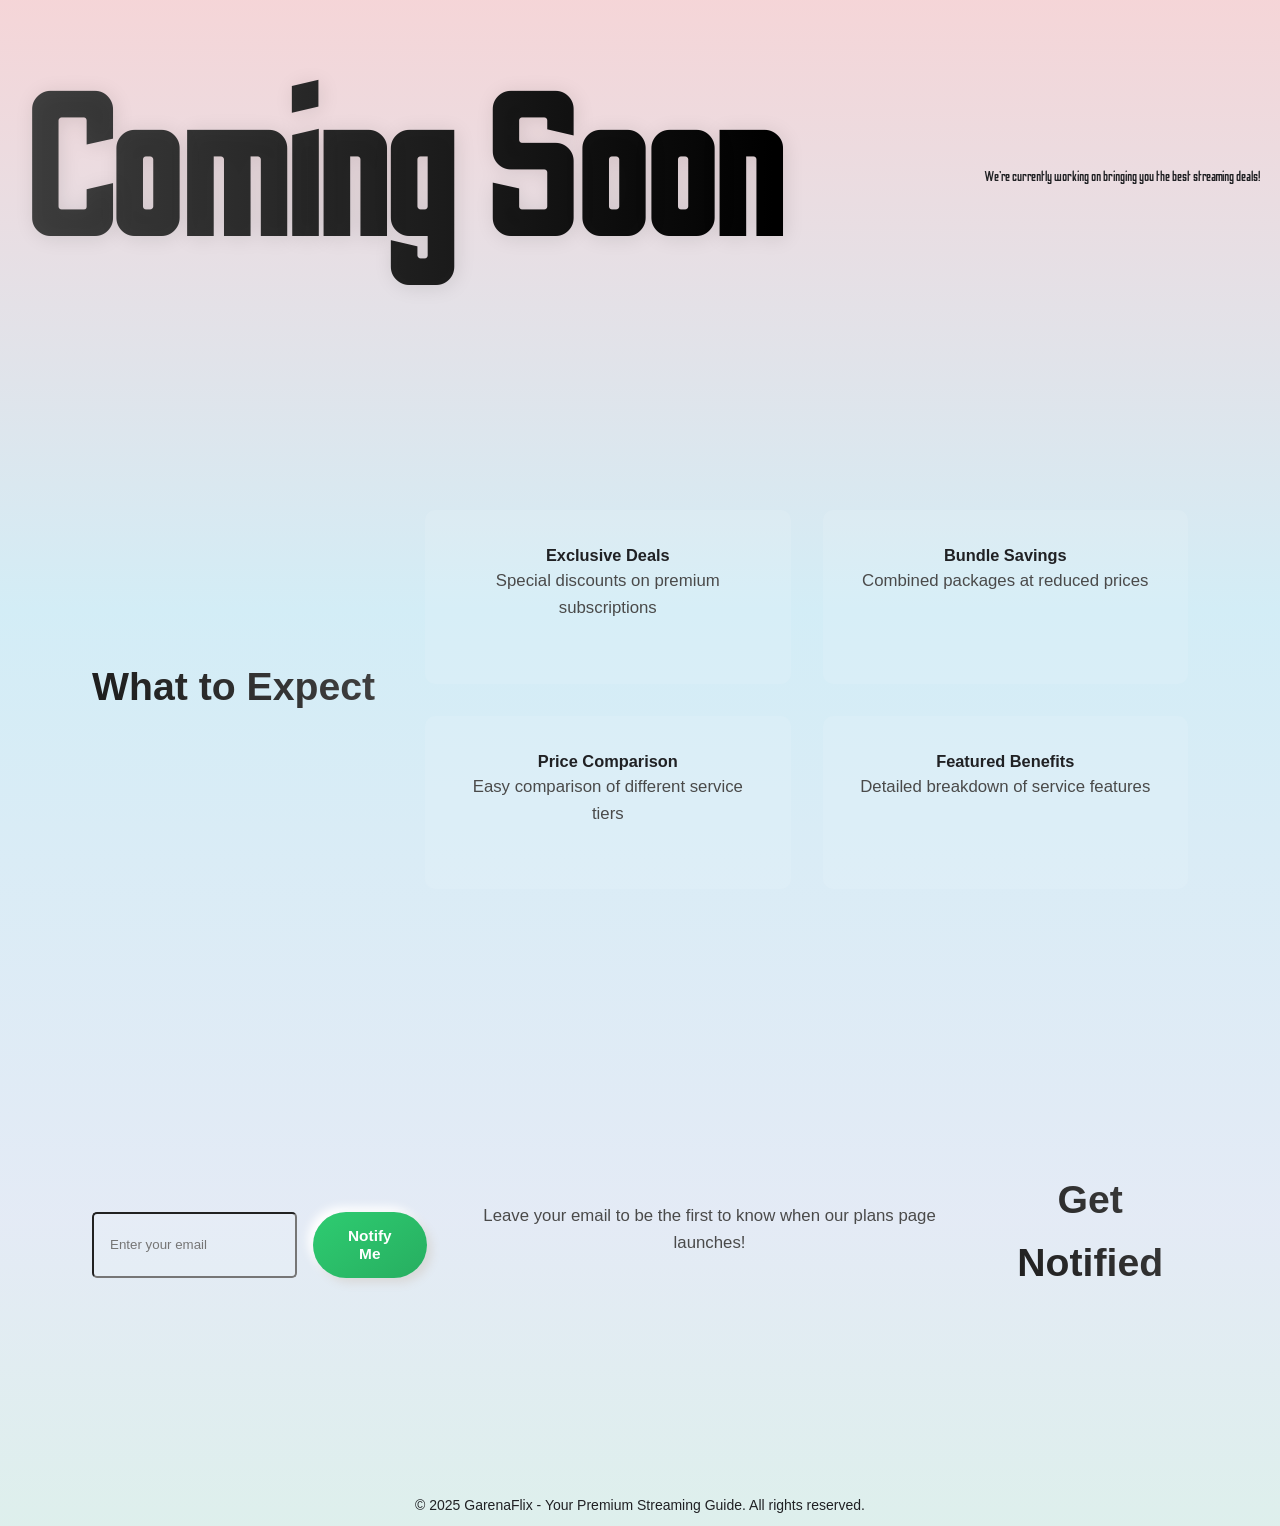
<file: services/plans.html>
<!DOCTYPE html>
<html lang="en">
<head>
    <meta charset="UTF-8">
    <meta name="viewport" content="width=device-width, initial-scale=1.0">
    <title>Plans & Pricing - GarenaFlix</title>
    <link rel="stylesheet" href="../css/styles.css">
</head>
<body>
    <div class="scroll-progress"></div>
    <main>
        <div class="banner scroll-animate">
            <div class="content">
                <h1>Coming Soon</h1>
                <p>We're currently working on bringing you the best streaming deals!</p>
            </div>
        </div>

        <section class="coming-soon scroll-animate">
            <div class="container">
                <h2>What to Expect</h2>
                <div class="features-grid">
                    <div class="feature-card">
                        <h3>Exclusive Deals</h3>
                        <p>Special discounts on premium subscriptions</p>
                    </div>
                    <div class="feature-card">
                        <h3>Bundle Savings</h3>
                        <p>Combined packages at reduced prices</p>
                    </div>
                    <div class="feature-card">
                        <h3>Price Comparison</h3>
                        <p>Easy comparison of different service tiers</p>
                    </div>
                    <div class="feature-card">
                        <h3>Featured Benefits</h3>
                        <p>Detailed breakdown of service features</p>
                    </div>
                </div>
            </div>
        </section>

        <section class="notify-section scroll-animate">
            <div class="container">
                <h2>Get Notified</h2>
                <p>Leave your email to be the first to know when our plans page launches!</p>
                <form class="notify-form">
                    <input type="email" placeholder="Enter your email" required>
                    <button type="submit" class="cta-button">Notify Me</button>
                </form>
            </div>
        </section>
    </main>

    <footer>
        <p>© 2025 GarenaFlix - Your Premium Streaming Guide. All rights reserved.</p>
    </footer>
    
    <script>
        const observer = new IntersectionObserver((entries) => {
            entries.forEach(entry => {
                if (entry.isIntersecting) {
                    entry.target.classList.add('animate');
                }
            });
        }, {
            threshold: 0.1
        });

        document.querySelectorAll('.scroll-animate').forEach((el) => observer.observe(el));

        window.addEventListener('scroll', () => {
            const scrollProgress = document.querySelector('.scroll-progress');
            const scrollPx = document.documentElement.scrollTop;
            const winHeightPx = document.documentElement.scrollHeight - document.documentElement.clientHeight;
            const scrolled = `${scrollPx / winHeightPx * 100}%`;
            scrollProgress.style.transform = `scaleX(${scrolled})`;
        });

        document.querySelectorAll('a[href^="#"]').forEach(anchor => {
            anchor.addEventListener('click', function (e) {
                e.preventDefault();
                document.querySelector(this.getAttribute('href')).scrollIntoView({
                    behavior: 'smooth'
                });
            });
        });
    </script>
</body>
</html>
</file>
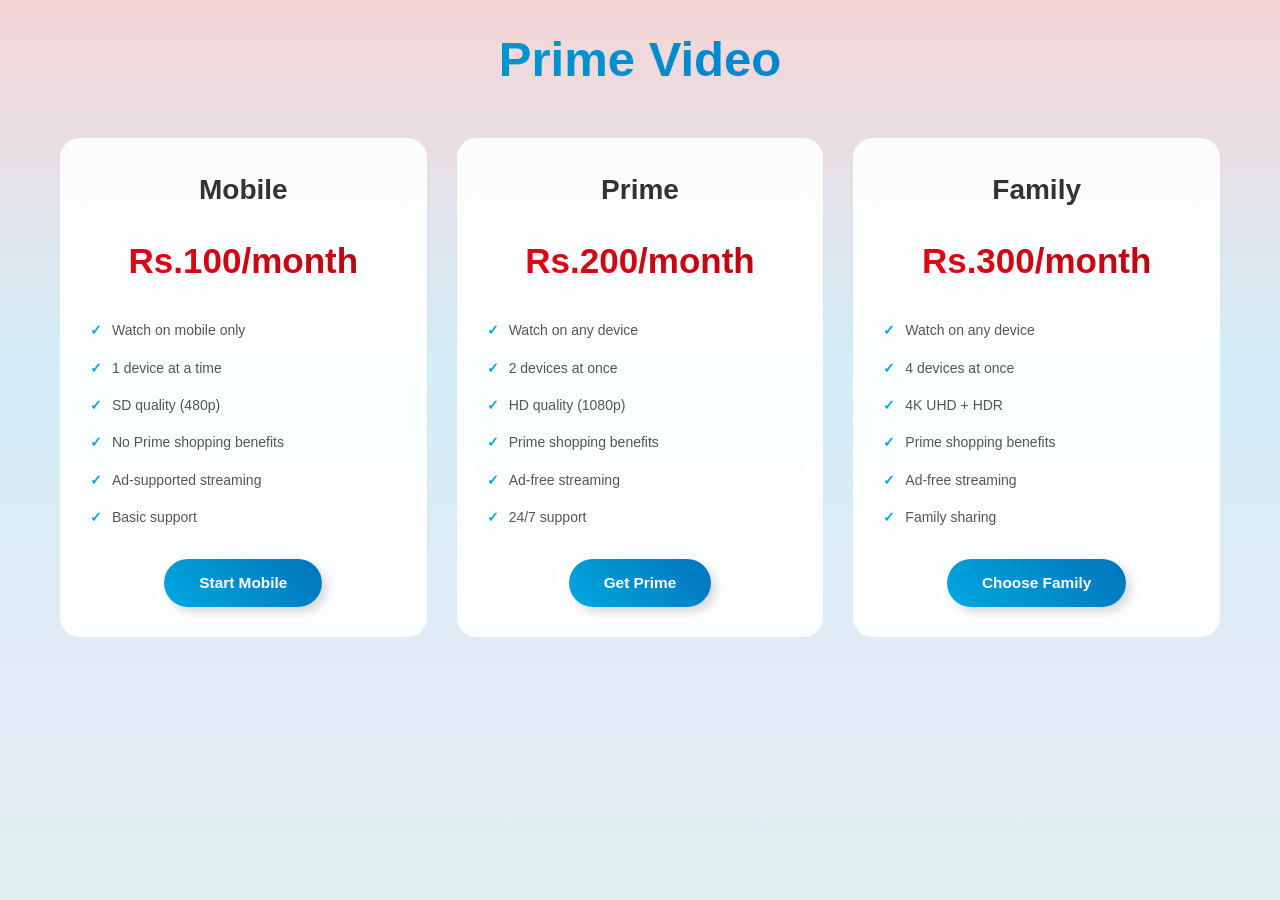
<file: services/prime-video.html>
<!DOCTYPE html>
<html lang="en">
<head>
    <meta charset="UTF-8">
    <meta name="viewport" content="width=device-width, initial-scale=1.0">
    <title>Prime Video Subscription Plans</title>
    <link rel="stylesheet" href="../css/styles.css">
    <style>
        .plans-header h1 {
            background: linear-gradient(to right, #00a8e1, #0073bb);
            -webkit-background-clip: text;
            -webkit-text-fill-color: transparent;
        }

        .features li::before {
            color: #00a8e1;
        }

        .plan .cta-button {
            background: linear-gradient(45deg, #00a8e1, #0073bb);
        }

        .plan:hover {
            border: 1px solid rgba(0, 168, 225, 0.3);
        }
    </style>
    <link rel="icon" type="image/icon" href="../images/Primevideo.png">

    <meta name="service-name" content="prime-video">

    <script src="../js/payment-handle.js"></script>
</head>
<body>
    <div class="plans-container">
        <div class="plans-header scroll-animate">
            <h1>Prime Video</h1>
        </div>

        <div class="plan-cards">
            <div class="plan scroll-animate">
                <h2>Mobile</h2>
                <p class="price">Rs.100/month</p>
                <div class="features">
                    <ul>
                        <li>Watch on mobile only</li>
                        <li>1 device at a time</li>
                        <li>SD quality (480p)</li>
                        <li>No Prime shopping benefits</li>
                        <li>Ad-supported streaming</li>
                        <li>Basic support</li>
                    </ul>
                </div>
                <button class="cta-button" onclick="paymentHandler.goToPayment('mobile', 'prime')">Start Mobile</button>
            </div>

            <div class="plan scroll-animate">
                <h2>Prime</h2>
                <p class="price">Rs.200/month</p>
                <div class="features">
                    <ul>
                        <li>Watch on any device</li>
                        <li>2 devices at once</li>
                        <li>HD quality (1080p)</li>
                        <li>Prime shopping benefits</li>
                        <li>Ad-free streaming</li>
                        <li>24/7 support</li>
                    </ul>
                </div>
                <button class="cta-button" onclick="paymentHandler.goToPayment('prime', 'prime')">Get Prime</button>
            </div>

            <div class="plan scroll-animate">
                <h2>Family</h2>
                <p class="price">Rs.300/month</p>
                <div class="features">
                    <ul>
                        <li>Watch on any device</li>
                        <li>4 devices at once</li>
                        <li>4K UHD + HDR</li>
                        <li>Prime shopping benefits</li>
                        <li>Ad-free streaming</li>
                        <li>Family sharing</li>
                    </ul>
                </div>
                <button class="cta-button" onclick="paymentHandler.goToPayment('family', 'prime')">Choose Family</button>
            </div>
        </div>
    </div>
    <script>
        // Intersection Observer for scroll animations
        const observer = new IntersectionObserver((entries) => {
            entries.forEach(entry => {
                if (entry.isIntersecting) {
                    entry.target.classList.add('animate');
                }
            });
        }, {
            threshold: 0.1
        });

        // Observe all elements with scroll-animate class
        document.querySelectorAll('.scroll-animate').forEach((el) => observer.observe(el));
    </script>
</body>
</html>
</file>
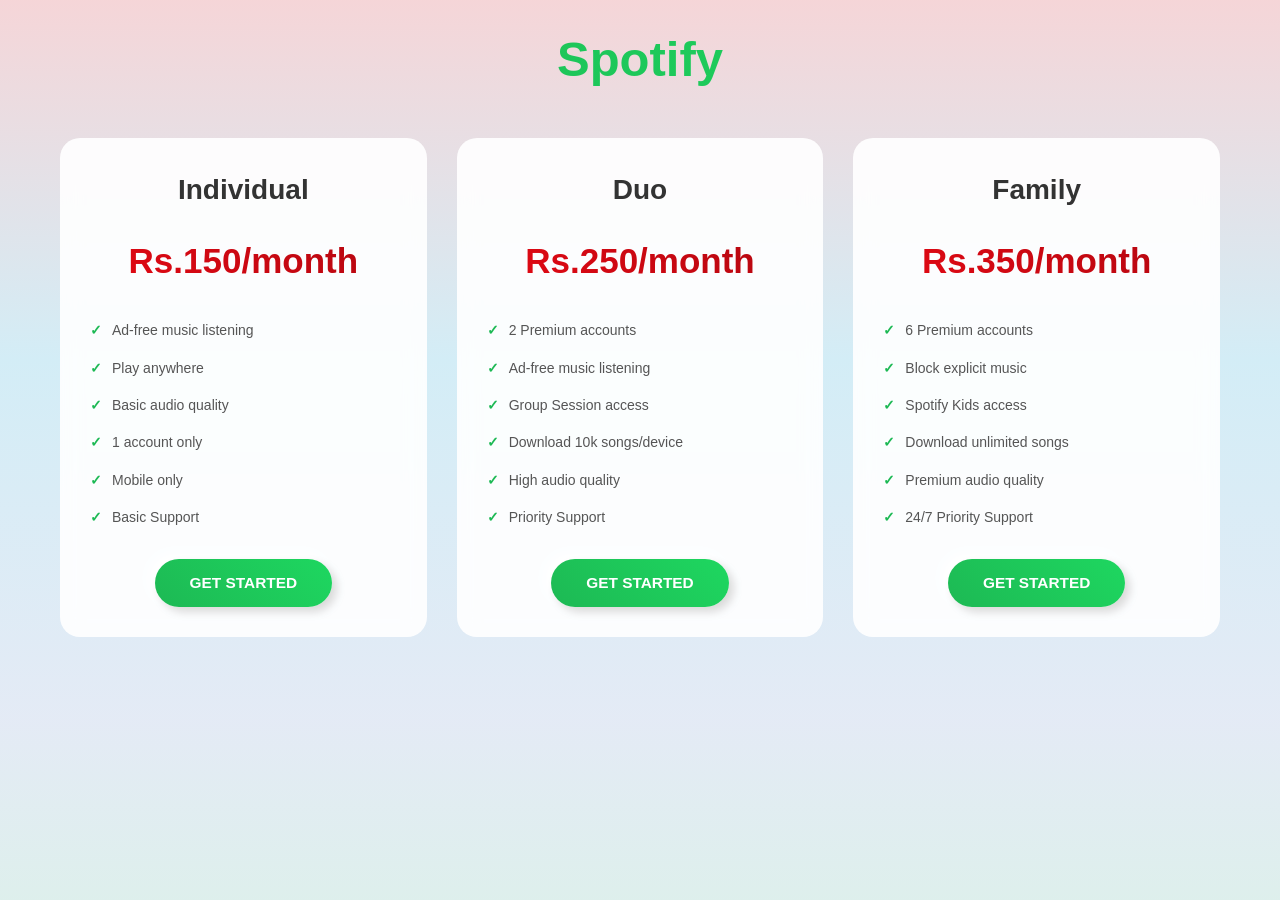
<file: services/spotify.html>
<!DOCTYPE html>
<html lang="en">
<head>
    <meta charset="UTF-8">
    <meta name="viewport" content="width=device-width, initial-scale=1.0">
    <title>Spotify Subscription Plans</title>
    <link rel="stylesheet" href="../css/styles.css">
    <style>
        .plans-header h1 {
            background: linear-gradient(to right, #1DB954, #1ed760);
            -webkit-background-clip: text;
            -webkit-text-fill-color: transparent;
        }

        .features li::before {
            color: #1DB954;
        }

        .plan .cta-button {
            background: linear-gradient(45deg, #1DB954, #1ed760);
        }

        .plan:hover {
            border: 1px solid rgba(29, 185, 84, 0.3);
        }
    </style>
    <link rel="icon" type="image/icon" href="../images/Spotify.png">

    <meta name="service-name" content="spotify">

    <script src="../js/payment-handle.js"></script>
</head>
<body>
    <div class="plans-container">
        <div class="plans-header scroll-animate">
            <h1>Spotify</h1>
        </div>

        <div class="plan-cards">
            <div class="plan scroll-animate">
                <h2>Individual</h2>
                <p class="price">Rs.150/month</p>
                <div class="features">
                    <ul>
                        <li>Ad-free music listening</li>
                        <li>Play anywhere</li>
                        <li>Basic audio quality</li>
                        <li>1 account only</li>
                        <li>Mobile only</li>
                        <li>Basic Support</li>
                    </ul>
                </div>
                <button class="cta-button" onclick="paymentHandler.goToPayment('individual', 'spotify')">GET STARTED</button>
            </div>

            <div class="plan scroll-animate">
                <h2>Duo</h2>
                <p class="price">Rs.250/month</p>
                <div class="features">
                    <ul>
                        <li>2 Premium accounts</li>
                        <li>Ad-free music listening</li>
                        <li>Group Session access</li>
                        <li>Download 10k songs/device</li>
                        <li>High audio quality</li>
                        <li>Priority Support</li>
                    </ul>
                </div>
                <button class="cta-button" onclick="paymentHandler.goToPayment('duo', 'spotify')">GET STARTED</button>
            </div>

            <div class="plan scroll-animate">
                <h2>Family</h2>
                <p class="price">Rs.350/month</p>
                <div class="features">
                    <ul>
                        <li>6 Premium accounts</li>
                        <li>Block explicit music</li>
                        <li>Spotify Kids access</li>
                        <li>Download unlimited songs</li>
                        <li>Premium audio quality</li>
                        <li>24/7 Priority Support</li>
                    </ul>
                </div>
                <button class="cta-button" onclick="paymentHandler.goToPayment('family', 'spotify')">GET STARTED</button>
            </div>
        </div>
    </div>
    <script>
        // Intersection Observer for scroll animations
        const observer = new IntersectionObserver((entries) => {
            entries.forEach(entry => {
                if (entry.isIntersecting) {
                    entry.target.classList.add('animate');
                }
            });
        }, {
            threshold: 0.1
        });

        // Observe all elements with scroll-animate class
        document.querySelectorAll('.scroll-animate').forEach((el) => observer.observe(el));
    </script>
</body>
</html>
</file>
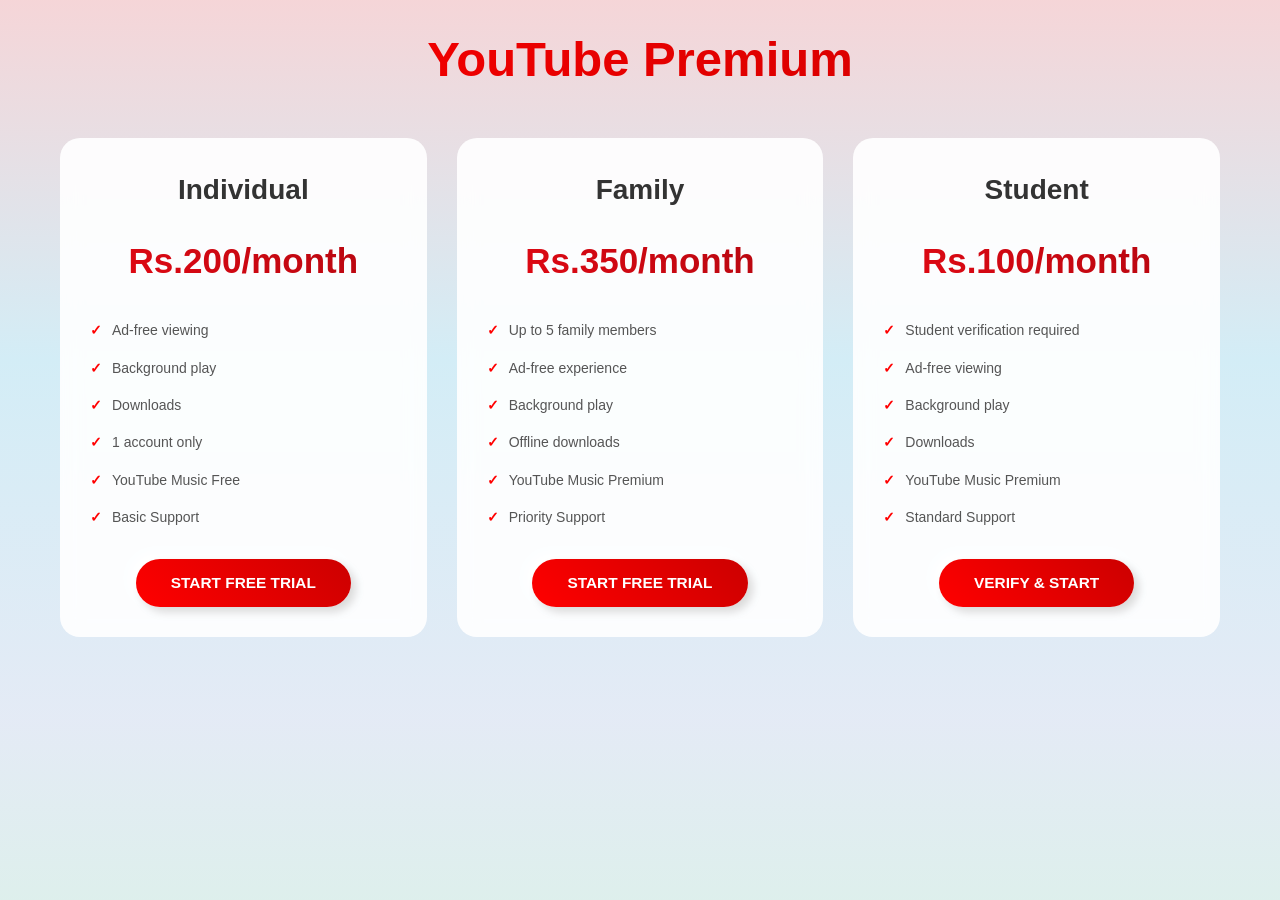
<file: services/youtube.html>
<!DOCTYPE html>
<html lang="en">
<head>
    <meta charset="UTF-8">
    <meta name="viewport" content="width=device-width, initial-scale=1.0">
    <title>YouTube Premium Plans</title>
    <link rel="stylesheet" href="../css/styles.css">
    <style>
        .plans-header h1 {
            background: linear-gradient(to right, #FF0000, #cc0000);
            -webkit-background-clip: text;
            -webkit-text-fill-color: transparent;
        }

        .features li::before {
            color: #FF0000;
        }

        .plan .cta-button {
            background: linear-gradient(45deg, #FF0000, #cc0000);
        }

        .plan:hover {
            border: 1px solid rgba(255, 0, 0, 0.3);
        }
    </style>
    <link rel="icon" type="image/icon" href="../images/Youtube.png">

    <meta name="service-name" content="youtube">

    <script src="../js/payment-handle.js"></script>
</head>
<body>
    <div class="plans-container">
        <div class="plans-header scroll-animate">
            <h1>YouTube Premium</h1>
        </div>

        <div class="plan-cards">
            <div class="plan scroll-animate">
                <h2>Individual</h2>
                <p class="price">Rs.200/month</p>
                <div class="features">
                    <ul>
                        <li>Ad-free viewing</li>
                        <li>Background play</li>
                        <li>Downloads</li>
                        <li>1 account only</li>
                        <li>YouTube Music Free</li>
                        <li>Basic Support</li>
                    </ul>
                </div>
                <button class="cta-button" onclick="paymentHandler.goToPayment('individual', 'youtube')">START FREE TRIAL</button>
            </div>

            <div class="plan scroll-animate">
                <h2>Family</h2>
                <p class="price">Rs.350/month</p>
                <div class="features">
                    <ul>
                        <li>Up to 5 family members</li>
                        <li>Ad-free experience</li>
                        <li>Background play</li>
                        <li>Offline downloads</li>
                        <li>YouTube Music Premium</li>
                        <li>Priority Support</li>
                    </ul>
                </div>
                <button class="cta-button" onclick="paymentHandler.goToPayment('family', 'youtube')">START FREE TRIAL</button>
            </div>

            <div class="plan scroll-animate">
                <h2>Student</h2>
                <p class="price">Rs.100/month</p>
                <div class="features">
                    <ul>
                        <li>Student verification required</li>
                        <li>Ad-free viewing</li>
                        <li>Background play</li>
                        <li>Downloads</li>
                        <li>YouTube Music Premium</li>
                        <li>Standard Support</li>
                    </ul>
                </div>
                <button class="cta-button" onclick="paymentHandler.goToPayment('student', 'youtube')">VERIFY & START</button>
            </div>
        </div>
    </div>
    <script>
        // Intersection Observer for scroll animations
        const observer = new IntersectionObserver((entries) => {
            entries.forEach(entry => {
                if (entry.isIntersecting) {
                    entry.target.classList.add('animate');
                }
            });
        }, {
            threshold: 0.1
        });

        // Observe all elements with scroll-animate class
        document.querySelectorAll('.scroll-animate').forEach((el) => observer.observe(el));
    </script>
</body>
</html>
</file>
<file: css/styles.css>
@import url('https://fonts.googleapis.com/css2?family=Libre+Baskerville:ital,wght@0,400;0,700;1,400&family=Odibee+Sans&display=swap');

:root {
    --primary-color: #1a73e8;
    --secondary-color: #34a853;
    --danger-color: #ea4335;
    --warning-color: #fbbc05;
    --text-color: #202124;
    --bg-color: #ffffff;
    --border-color: #dadce0;
    --shadow-color: rgba(0, 0, 0, 0.1);
}

html, body{
    scroll-behavior: smooth;
}

body{
    background: linear-gradient(
        180deg,
        rgba(229, 9, 20, 0.15) 0%,
        rgba(0, 168, 225, 0.15) 20%,
        rgba(113, 152, 219, 0.15) 40%,
        rgba(30, 215, 96, 0.15) 60%,  
        rgba(255, 0, 0, 0.15) 80%,
        rgba(247, 118, 0, 0.15) 100%
    );
    position: relative;
    min-height: 100vh;
    margin: 0;
    font-size: 14px;
    color: #2E373A;
    font-family: Arial, sans-serif;
    background-size: 100% 200%;
    animation: verticalGradient 15s ease infinite;
    font-family: 'Segoe UI', Roboto, 'Helvetica Neue', Arial, sans-serif;
    line-height: 1.6;
    color: var(--text-color);
    background-color: #f8f9fa;
}

body::before {
    display: none;
}

*{
    padding: 0;
    margin: 0;
    box-sizing: border-box;
    list-style: none;
}

main{
    width: min(1400px, 100vw);
    margin: auto;
    padding: 20px;
}

.banner .content{
    font-family: "Odibee Sans", sans-serif;
    display: flex;
    justify-content: space-between;
    align-items: center;
    flex-wrap: wrap;
}
.banner .content h1{
    font-size: 14em;
    background: linear-gradient(to right, #434343 0%, #000000 100%);
    -webkit-background-clip: text;
    -webkit-text-fill-color: transparent;
    text-shadow: 2px 2px 20px rgba(0,0,0,0.1);
}
.banner .content b{
    background: linear-gradient(to right, #ff416c 0%, #ff4b2b 100%);
    -webkit-background-clip: text;
    -webkit-text-fill-color: transparent;
}
.banner .content .right{
    text-align: right;
    transform: translateY(-30px);
}
.banner .content .right h2{
    font-family: Arial, sans-serif ;
    font-size: 2em;
    font-weight: 200;
}

/* Section Styling */
section {
    margin: 40px auto;
    padding: 0;
    border-radius: 30px;
}

section img {
    max-width: 45%;
    margin: 10px;
}

section:nth-child(odd) img {
    order: 2;
}

section:nth-child(even) img {
    order: 1;
}

section h2 {
    color: #333;
    margin-bottom: 10px;
}

section p {
    font-size: 1.1rem;
    margin-bottom: 20px;
}

/* Container Styling */
.container {
    padding: 40px;
    display: flex;
    align-items: center;
    gap: 50px;
    max-width: 1400px;
    margin: 0 auto;
    border-radius: 25px;
    background: transparent;
}

.container img {
    width: 300px;
    height: auto;
    border-radius: 20px;
}

.container div {
    flex: 1;
}

.container h2 {
    font-size: 2.8em;
    font-weight: 700;
    background: linear-gradient(45deg, #1a1a1a 0%, #434343 100%);
    -webkit-background-clip: text;
    -webkit-text-fill-color: transparent;
    margin-bottom: 25px;
}

.container p {
    font-size: 1.2em;
    line-height: 1.6;
    color: #4a4a4a;
    margin-bottom: 30px;
}

section:nth-of-type(even) .container {
    flex-direction: row-reverse;
}

/* Button Styling */
button {
    padding: 15px 30px;
    font-size: 1.1em;
    border-radius: 50px;
    background: linear-gradient(145deg, #2ecc71, #27ae60);
    box-shadow: 5px 5px 10px #d9d9d9,
                -5px -5px 10px #ffffff;
    transition: all 0.3s ease;
}

button:hover {
    transform: translateY(-2px);
    box-shadow: 7px 7px 15px #d9d9d9,
                -7px -7px 15px #ffffff;
}

.cta-button {
    color: white;
    border: none;
    padding: 15px 35px;
    border-radius: 50px;
    font-size: 1.1em;
    font-weight: 600;
    cursor: pointer;
    transition: all 0.3s ease;
    text-decoration: none;
    display: inline-block;
}

.cta-button:hover {
    transform: translateY(-2px);
    box-shadow: 0 8px 20px rgba(255,65,108,0.4);
}

/* Footer Styling */
footer {
    text-align: center;
    padding: 10px;
    width: 100%;
}

/* Mobile Responsiveness */
@media (max-width: 768px) {
    .container {
        flex-direction: column;
        padding: 20px;
        text-align: center;
        padding: 15px;
    }

    .container img {
        max-width: 100%;
        margin: 20px 0;
    }

    .grid figure img {
        width: 90%;
        margin: 0 auto;
        display: block;
    }

    section:nth-of-type(even) .container {
        flex-direction: column;
    }

    .container h2 {
        font-size: 2em;
    }

    section {
        border-radius: 20px;
        margin: 20px 10px;
    }
}

@media (max-width: 600px) {
    nav ul li {
        display: block;
        margin: 10px 0;
    }
    section {
        padding: 15px;
        margin: 10px;
    }
}

/* Service-specific Button Styling */
#netflix .cta-button {
    background: linear-gradient(45deg, #e50914, #b20710);
}

#prime-video .cta-button {
    background: linear-gradient(45deg, #00a8e1, #0073bb);
}

#disney .cta-button {
    background: linear-gradient(45deg, #7198db, #4c6cb3);
}

#Spotify .cta-button {
    background: linear-gradient(45deg, #1ed760, #1db954);
}

#Youtube .cta-button {
    background: linear-gradient(45deg, #ff0000, #cc0000);
}

#Crunchyroll .cta-button {
    background: linear-gradient(45deg, #f77600, #e56a00);
}

/* Add subtle animation to the background */
@keyframes gradientSlide {
    0% {
        background-position: 100% 50%;
    }
    100% {
        background-position: 0% 50%;
    }
}

@keyframes verticalGradient {
    0% {
        background-position: 50% 0%;
    }
    50% {
        background-position: 50% 100%;
    }
    100% {
        background-position: 50% 0%;
    }
}

/* Scroll Animation Keyframes */
@keyframes fadeInUp {
    from {
        opacity: 0;
        transform: translateY(50px);
    }
    to {
        opacity: 1;
        transform: translateY(0);
    }
}

@keyframes scaleIn {
    from {
        opacity: 0;
        transform: scale(0.9);
    }
    to {
        opacity: 1;
        transform: scale(1);
    }
}

/* Add scroll animations to sections */
.service-card {
    opacity: 0;
    animation: fadeInUp 0.6s ease-out forwards;
}

.service-card:nth-child(1) { animation-delay: 0.2s; }
.service-card:nth-child(2) { animation-delay: 0.4s; }
.service-card:nth-child(3) { animation-delay: 0.6s; }
.service-card:nth-child(4) { animation-delay: 0.8s; }
.service-card:nth-child(5) { animation-delay: 1.0s; }
.service-card:nth-child(6) { animation-delay: 1.2s; }

/* Image animation */
.service-image {
    opacity: 0;
    animation: scaleIn 0.5s ease-out forwards;
    animation-delay: 0.3s;
}

/* Content animation */
.content h2, .content p {
    opacity: 0;
    animation: fadeInUp 0.5s ease-out forwards;
}

.content h2 { animation-delay: 0.4s; }
.content p { animation-delay: 0.6s; }

/* Smooth scroll behavior */
html {
    scroll-behavior: smooth;
    scroll-padding-top: 20px;
}

/* Enhanced Smooth Scroll Behavior */
html {
    scroll-behavior: smooth;
    scroll-padding-top: 2rem;
}

/* Scroll-driven animations */
@keyframes slideUp {
    from {
        opacity: 0;
        transform: translateY(100px);
    }
    to {
        opacity: 1;
        transform: translateY(0);
    }
}

.service-card {
    view-timeline-name: --cardReveal;
    view-timeline-axis: block;
    animation: slideUp linear both;
    animation-timeline: --cardReveal;
    animation-range: entry 25% cover 50%;
}

/* Scroll Progress Indicator */
.scroll-progress {
    position: fixed;
    top: 0;
    left: 0;
    width: 100%;
    height: 3px;
    background: linear-gradient(to right, 
        rgba(229, 9, 20, 0.7), 
        rgba(0, 168, 225, 0.7),
        rgba(247, 118, 0, 0.7)
    );
    transform-origin: 0%;
    z-index: 1000;
}

/* Optional: Add intersection observer animations */
@media (prefers-reduced-motion: no-preference) {
    .scroll-animate {
        opacity: 0;
        transform: translateY(20px);
        transition: opacity 0.6s ease, transform 0.6s ease;
    }

    .scroll-animate.animate {
        opacity: 1;
        transform: translateY(0);
    }
}

.plans-container {
    max-width: 1200px;
    margin: auto;
    padding: 20px;
}

.plans-header {
    text-align: center;
    margin-bottom: 40px;
}

.plans-header h1 {
    font-size: 3.5em;
    background: linear-gradient(to right, #434343 0%, #000000 100%);
    -webkit-background-clip: text;
    -webkit-text-fill-color: transparent;
    margin-bottom: 20px;
}

.trial-info {
    font-size: 1.2em;
    color: #666;
    margin-bottom: 30px;
}

.plan-cards {
    display: grid;
    grid-template-columns: repeat(auto-fit, minmax(300px, 1fr));
    gap: 30px;
    margin-bottom: 50px;
}

.plan {
    background: rgba(255, 255, 255, 0.9);
    backdrop-filter: blur(10px);
    border-radius: 20px;
    padding: 30px;
    text-align: center;
    transition: transform 0.3s ease, box-shadow 0.3s ease;
    opacity: 0;
    animation: fadeInUp 0.6s ease-out forwards;
}

.plan:hover {
    transform: translateY(-10px);
    box-shadow: 0 15px 30px rgba(0, 0, 0, 0.1);
}

.plan h2 {
    font-size: 2em;
    color: #333;
    margin-bottom: 20px;
}

.price {
    font-size: 2.5em;
    font-weight: bold;
    background: linear-gradient(45deg, #e50914, #b20710);
    -webkit-background-clip: text;
    -webkit-text-fill-color: transparent;
    margin: 20px 0;
}

.features {
    text-align: left;
    margin: 30px 0;
}

.features li {
    margin: 15px 0;
    color: #555;
    display: flex;
    align-items: center;
    gap: 10px;
}

.features li::before {
    content: '✓';
    color: #e50914;
    font-weight: bold;
}

.contact-info {
    border-radius: 20px;
    padding: 30px;
    text-align: center;
    margin-top: 50px;
}

.contact-info h3 {
    color: #333;
    margin-bottom: 20px;
}

.plan:nth-child(1) { animation-delay: 0.2s; }
.plan:nth-child(2) { animation-delay: 0.4s; }
.plan:nth-child(3) { animation-delay: 0.6s; }

.coming-soon {
    padding: 4rem 2rem;
}

.features-grid {
    display: grid;
    grid-template-columns: repeat(auto-fit, minmax(250px, 1fr));
    gap: 2rem;
    margin: 2rem 0;
}

.feature-card {
    background: rgba(255, 255, 255, 0.1);
    padding: 2rem;
    border-radius: 10px;
    text-align: center;
    transition: transform 0.3s ease;
}

.feature-card:hover {
    transform: translateY(-5px);
}

.notify-section {
    padding: 4rem 2rem;
    text-align: center;
}

.notify-form {
    max-width: 500px;
    margin: 2rem auto;
    display: flex;
    gap: 1rem;
}

.notify-form input {
    flex: 1;
    padding: 1rem;
    border-radius: 5px;
    background: rgba(255, 255, 255, 0.1);
    color: white;
}

.button {
    display: inline-block;
    padding: 10px 20px;
    border-radius: 4px;
    border: none;
    cursor: pointer;
    font-weight: 500;
    transition: all 0.3s ease;
}

.scroll-animate {
    opacity: 0;
    transform: translateY(30px);
    transition: all 0.6s ease-out;
}

.scroll-animate.animate {
    opacity: 1;
    transform: translateY(0);
}
</file>
<file: css/payment-styles.css>
body {
    margin: 0;
    padding: 20px;
    display: flex;
    justify-content: center;
    align-items: center;
    min-height: 100vh;
}

.payment-container {
    background: white;
    padding: 30px;
    border-radius: 10px;
    box-shadow: 0 0 20px rgba(0,0,0,0.1);
    width: 100%;
    max-width: 500px;
}

.plan-summary {
    margin-bottom: 30px;
    padding-bottom: 20px;
    border-bottom: 1px solid #eee;
}

.plan-name {
    color: #FF0000;
    font-size: 24px;
    margin: 0;
}

.plan-price {
    color: #666;
    font-size: 18px;
    margin: 10px 0;
}

.form-group {
    margin-bottom: 20px;
}

label {
    display: block;
    margin-bottom: 8px;
    color: #333;
}

input {
    width: 100%;
    padding: 12px;
    border: 1px solid #ddd;
    border-radius: 4px;
    font-size: 16px;
    box-sizing: border-box;
}

.card-details {
    display: grid;
    grid-template-columns: 2fr 1fr 1fr;
    gap: 10px;
}

button {
    background: linear-gradient(45deg, #FF0000, #cc0000);
    color: white;
    padding: 15px;
    border: none;
    border-radius: 4px;
    width: 100%;
    font-size: 16px;
    cursor: pointer;
    transition: opacity 0.3s;
}

button:hover {
    opacity: 0.9;
}

.payment-methods {
    margin-bottom: 20px;
    display: flex;
    flex-wrap: wrap;
    gap: 10px;
}

.payment-method-tab {
    padding: 10px 20px;
    border: 1px solid #ddd;
    border-radius: 4px;
    cursor: pointer;
    background: #f5f5f5;
    flex: 1;
    text-align: center;
    min-width: 80px;
}

.payment-method-tab.active {
    background: #FF0000;
    color: white;
    border-color: #FF0000;
}

.payment-form {
    display: none;
}

.payment-form.active {
    display: block;
}

.bank-details {
    background: #f9f9f9;
    padding: 20px;
    border-radius: 4px;
    margin-bottom: 20px;
}

.bank-details h3 {
    color: #FF0000;
    margin-top: 0;
    margin-bottom: 15px;
    font-size: 20px;
}

.bank-details p {
    margin: 8px 0;
    display: flex;
    align-items: center;
    justify-content: space-between;
    gap: 10px;
}

.bank-details b {
    color: #333;
    font-family: monospace;
    font-size: 14px;
    background: #fff;
    padding: 4px 8px;
    border-radius: 3px;
    border: 1px solid #eee;
}

.copy-button {
    background: #eee;
    border: none;
    padding: 3px 8px;
    border-radius: 3px;
    cursor: pointer;
    font-size: 11px;
    color: #666;
    transition: all 0.2s ease;
    min-width: 50px;
}

.copy-button:hover {
    background: #e0e0e0;
    color: #333;
}

.separator {
    height: 1px;
    background: #eee;
    margin: 15px 0;
}

.payment-info {
    display: flex;
    justify-content: space-between;
    align-items: center;
}

.payment-info-label {
    color: #666;
    font-size: 14px;
}

/* Copy button animations and styles */
.copy-container {
    --color: #666;
    --size: 16px;
    display: inline-flex;
    justify-content: center;
    align-items: center;
    position: relative;
    cursor: pointer;
    font-size: var(--size);
    user-select: none;
    fill: var(--color);
    margin-left: 8px;
}

.copy-container .clipboard {
    position: absolute;
    animation: keyframes-fill .5s;
}

.copy-container .clipboard-check {
    position: absolute;
    display: none;
    animation: keyframes-fill .5s;
}

.copy-container input:checked ~ .clipboard {
    display: none;
}

.copy-container input:checked ~ .clipboard-check {
    display: block;
}

.copy-container input {
    position: absolute;
    opacity: 0;
    cursor: pointer;
    height: 0;
    width: 0;
}

@keyframes keyframes-fill {
    0% {
        transform: rotate(0deg) scale(0);
        opacity: 0;
    }
    50% {
        transform: rotate(-10deg) scale(1.2);
    }
}

.success-container {
    max-width: 500px;
    margin: 40px auto;
    padding: 2rem;
    text-align: center;
    background: #fff;
    border-radius: 10px;
    box-shadow: 0 0 20px rgba(0,0,0,0.1);
    animation: slideUp 0.5s ease-out, fadeIn 0.5s ease-out;
}

@keyframes slideUp {
    from { opacity: 0; transform: translateY(20px); }
    to { opacity: 1; transform: translateY(0); }
}

@keyframes fadeIn {
    from { opacity: 0; }
    to { opacity: 1; }
}

.success-icon svg {
    width: 80px;
    height: 80px;
    fill: #4CAF50;
    animation: checkmark 0.8s ease-in-out forwards;
}

.button-group {
    margin-top: 2rem;
    display: flex;
    gap: 1rem;
    justify-content: center;
}

.button {
    padding: 12px 24px;
    border-radius: 6px;
    text-decoration: none;
    font-weight: bold;
    transition: all 0.3s ease;
}

.primary-button {
    background: #4CAF50;
    color: white;
}

.secondary-button {
    background: #f8f9fa;
    color: #333;
    border: 1px solid #ddd;
}

@keyframes checkmark {
    from { transform: scale(0); opacity: 0; }
    to { transform: scale(1); opacity: 1; }
}

.details {
    background: #f8f9fa;
    padding: 20px;
    border-radius: 8px;
    margin: 20px 0;
    box-shadow: 0 2px 4px rgba(0,0,0,0.1);
    text-align: left;
    animation: slideIn 0.5s ease-out 0.3s both;
}

@keyframes slideIn {
    from { transform: translateX(-20px); opacity: 0; }
    to { transform: translateX(0); opacity: 1; }
}

.details p {
    display: flex;
    justify-content: space-between;
    margin: 10px 0;
    padding: 8px 0;
    border-bottom: 1px solid #eee;
}

.details strong {
    color: #333;
    min-width: 150px;
}

.details span {
    color: #2c3e50;
    font-weight: 500;
}

.transaction-highlight {
    background: #e3f2fd;
    padding: 10px;
    border-radius: 4px;
    margin-top: 10px;
}
</file>
<file: css/customer-data-styles.css>
:root {
    --primary-color: linear-gradient(45deg, #FF0000, #cc0000);
    --flower-color: #ff0000;
    --border-color: #ddd;
    --shadow-color: rgba(0,0,0,0.1);
}

body {
    font-family: Arial, sans-serif;
    margin: 0;
    padding: 20px;
    min-height: 100vh;
    background: linear-gradient(
        180deg,
        rgba(229, 9, 20, 0.15) 0%,    
        rgba(0, 168, 225, 0.15) 20%,   
        rgba(113, 152, 219, 0.15) 40%, 
        rgba(30, 215, 96, 0.15) 60%, 
        rgba(255, 0, 0, 0.15) 80%,    
        rgba(247, 118, 0, 0.15) 100%
    );
    background-size: 100% 200%;
    animation: verticalGradient 15s ease infinite;
}

.container {
    max-width: 1400px;
    margin: 0 auto;
    padding: 20px;
    background: white;
    border-radius: 10px;
    box-shadow: 0 0 20px rgba(0,0,0,0.1);
}

.header {
    display: flex;
    justify-content: space-between;
    align-items: center;
    margin-bottom: 30px;
    padding-bottom: 20px;
    border-bottom: 2px solid #eee;
}

.header h1 {
    color: #333;
    margin: 0;
    font-size: 24px;
}

.search-bar {
    display: flex;
    gap: 10px;
    margin-bottom: 20px;
    background: #f8f9fa;
    padding: 15px;
    border-radius: 8px;
}

.search-bar input {
    flex: 1;
    padding: 8px;
    border: 1px solid var(--border-color);
    border-radius: 4px;
    font-size: 14px;
    transition: border-color 0.3s;
}

.search-bar input:focus{
    border-color: var(--primary-color);
    box-shadow: 0 0 0 2px rgba(255, 0, 0, 0.1);
    outline: none;
}

.search-bar select {
    padding: 8px;
    border: 1px solid var(--border-color);
    border-radius: 4px;
    min-width: 150px;
}

.search-bar button {
    padding: 8px 15px;
    background: var(--primary-color);
    color: white;
    border: none;
    border-radius: 6px;
    cursor: pointer;
}

.search-bar button:hover {
    background: #cc0000;
}

.transactions-table {
    width: 100%;
    border-collapse: collapse;
    background: white;
    border-radius: 8px;
    overflow: hidden;
    box-shadow: 0 2px 10px var(--shadow-color);
    margin-top: 20px;
}

.transactions-table th {
    background: #f8f9fa;
    padding: 12px;
    text-align: left;
    font-weight: 600;
    border-bottom: 2px solid var(--border-color);
    color: #333;
    white-space: nowrap;
}

.transactions-table td {
    padding: 12px;
    border-bottom: 1px solid var(--border-color);
}

.transactions-table tr:hover {
    background: #f8f9fa;
}

.transactions-table tr:last-child td {
    border-bottom: none;
}

.actions {
    display: flex;
    gap: 5px;
}

.actions button {
    padding: 5px 10px;
    border: none;
    border-radius: 4px;
    cursor: pointer;
    font-size: 0.9em;
    transition: all 0.3s ease;
}

.action-btn {
    padding: 8px 15px;
    border: none;
    border-radius: 4px;
    margin: 5px;
    cursor: pointer;
    font-size: 14px;
    transition: all 0.3s ease;
}

.action-btn:hover {
    transform: translateY(-1px);
    box-shadow: 0 2px 4px rgba(0,0,0,0.1);
}

.action-btn.delete {
    background-color: #dc3545;
    color: white;
}

.action-btn.delete:hover {
    background-color: #c82333;
}

.export-buttons {
    display: flex;
    gap: 10px;
}

.export-button {
    padding: 8px 15px;
    background: var(--primary-color);
    color: white;
    border-radius: 6px;
    border: none;
    cursor: pointer;
}

.export-button:hover {
    background: #cc0000;
}

@media print {
    body {
        padding: 0;
        margin: 0;
        background: white;
    }

    .container {
        box-shadow: none;
    }

    .search-bar,
    .export-buttons,
    .action-buttons {
        display: none;
    }
}

@keyframes slideIn {
    from { transform: translateX(100%); }
    to { transform: translateX(0); }
}

@keyframes fadeOut {
    from { opacity: 1; }
    to { opacity: 0; }
}

.modal {
    display: none;
    position: fixed;
    z-index: 1;
    left: 0;
    top: 0;
    width: 100%;
    height: 100%;
    background-color: rgba(0,0,0,0.4);
}

.modal-content {
    background-color: #fefefe;
    margin: 15% auto;
    padding: 20px;
    border: 1px solid #888;
    width: 80%;
    max-width: 600px;
    border-radius: 8px;
}
.modal-content .warning {
    color: #dc3545;
    font-weight: bold;
}

.delete-confirm {
    max-width: 400px;
    text-align: center;
    padding: 20px;
}

.delete-confirm button {
    padding: 8px 15px;
    border: none;
    border-radius: 4px;
    color: white;
    cursor: pointer;
    transition: all 0.3s ease;
}

.button-group .delete-btn {
    background: var(--primary-color);
}

.button-group .delete-btn:hover {
    background: #c82333;
}

.button-group .cancel-btn {
    background: #007bff;
}

.button-group .cancel-btn:hover {
    background: #0056b3;
}

@keyframes gradientSlide {
    0% {
        background-position: 100% 50%;
    }
    100% {
        background-position: 0% 50%;
    }
}

@keyframes verticalGradient {
    0% {
        background-position: 50% 0%;
    }
    50% {
        background-position: 50% 100%;
    }
    100% {
        background-position: 50% 0%;
    }
}

/* Responsive Styles */
@media (max-width: 768px) {
    .header {
        flex-direction: column;
        align-items: flex-start;
    }

    .search-bar {
        flex-direction: column;
    }

    .search-bar select {
        min-width: 100%;
    }

    .search-bar button {
        width: 100%;
    }

    .actions {
        flex-direction: column;
    }

    .actions button {
        width: 100%;
    }

    .export-buttons {
        flex-direction: column;
    }

    .export-button {
        width: 100%;
    }
}
</file>
